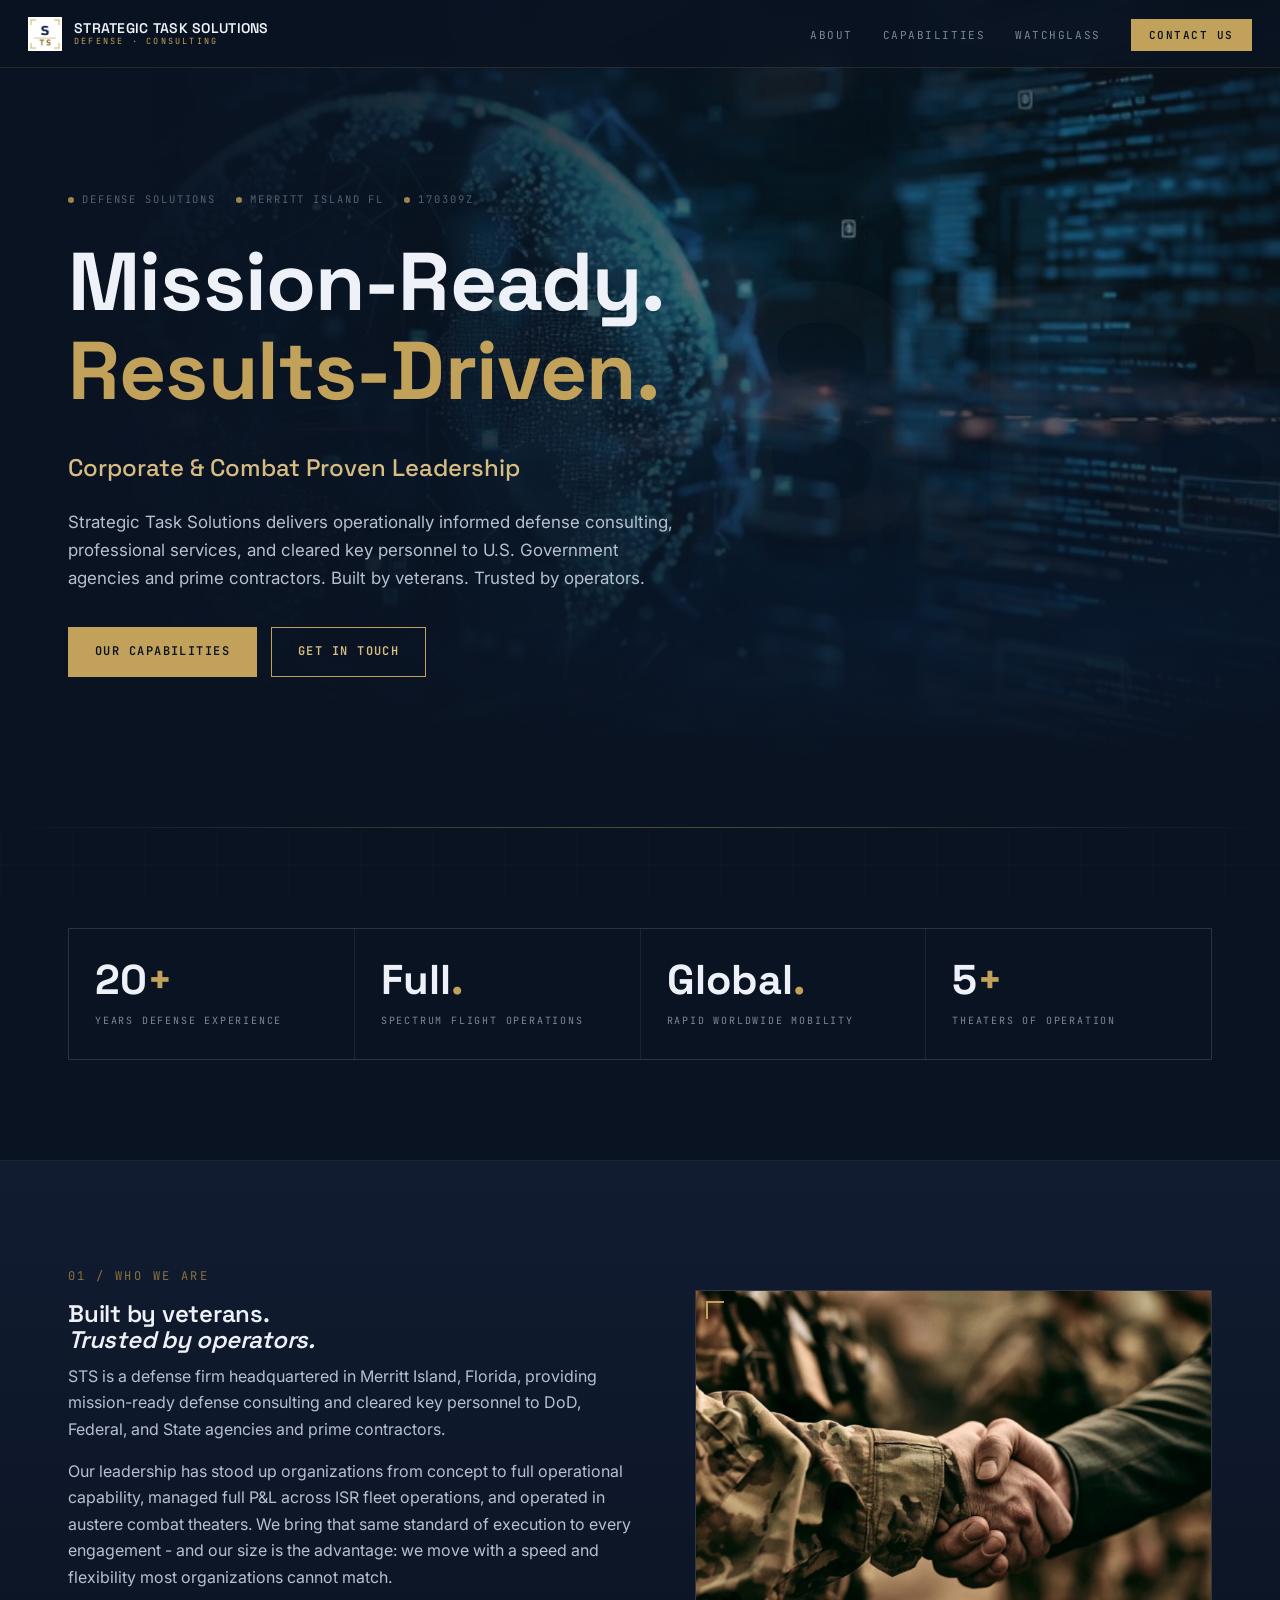
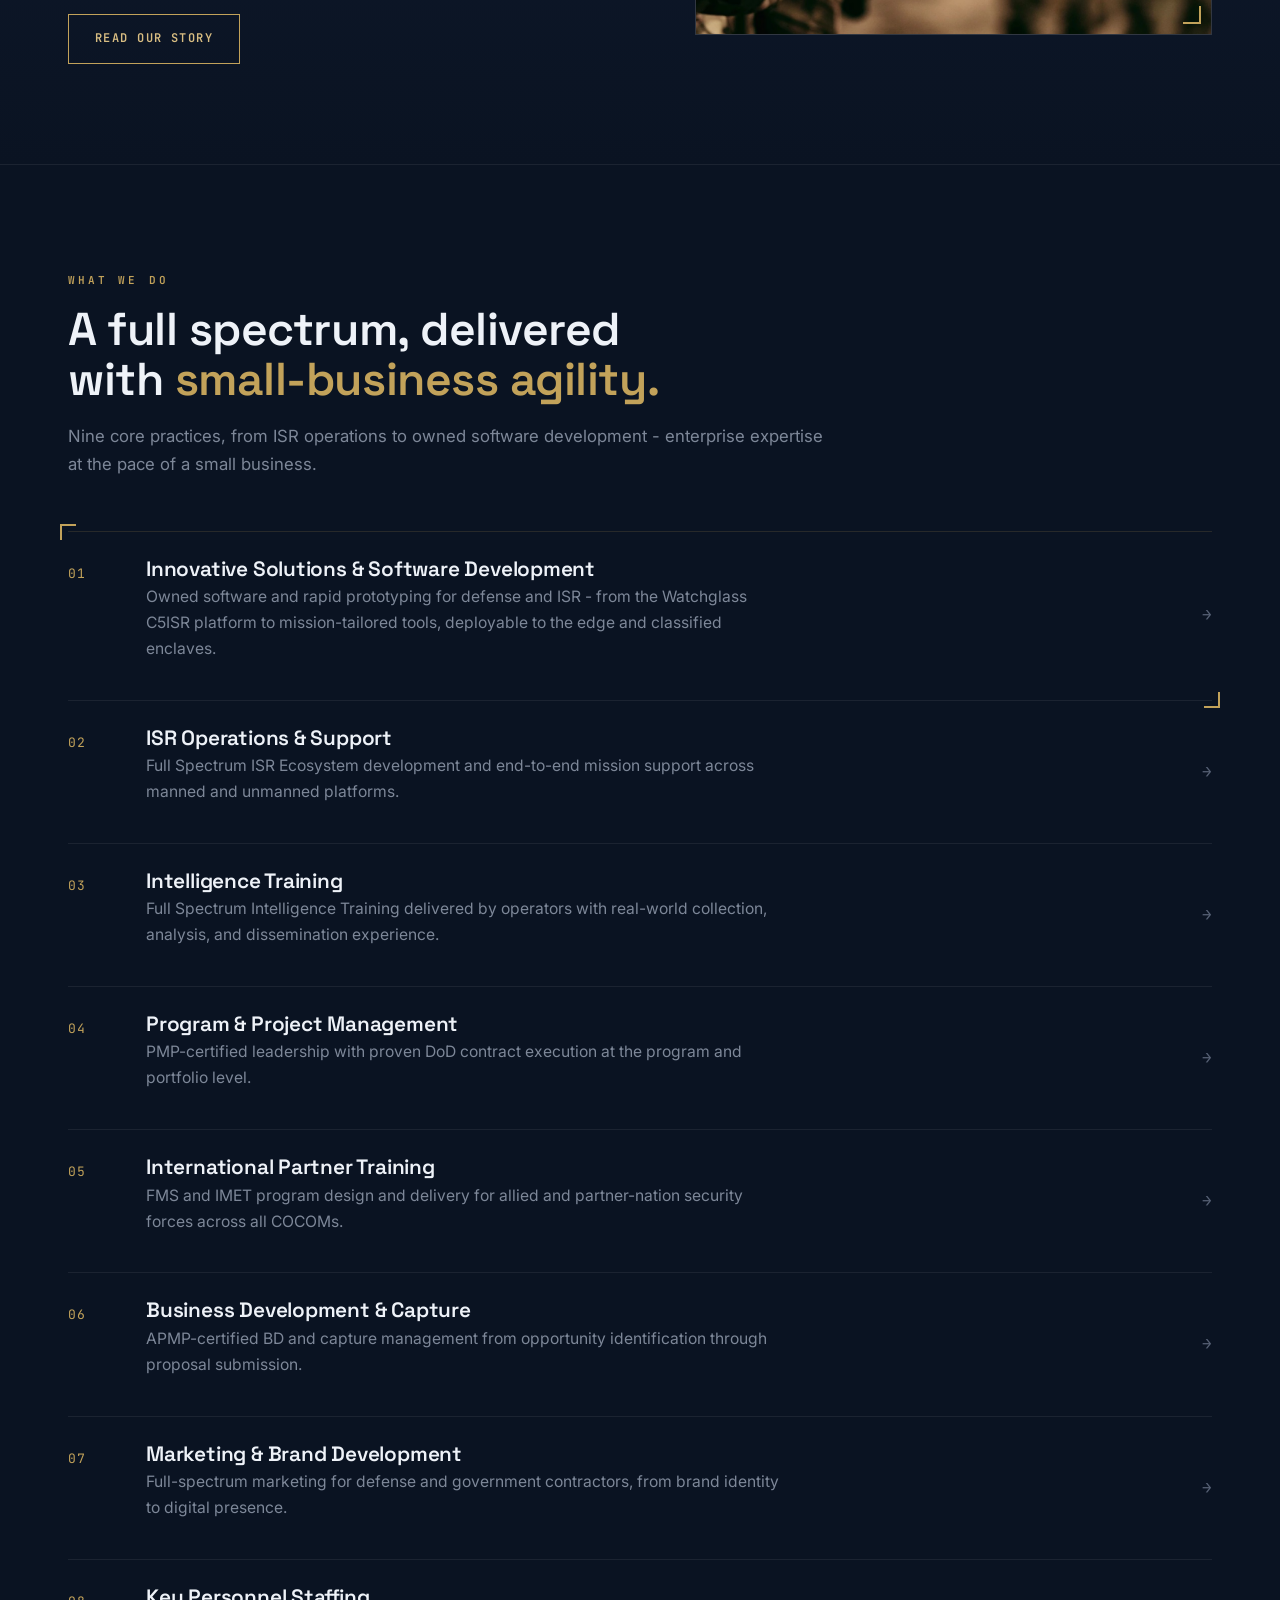
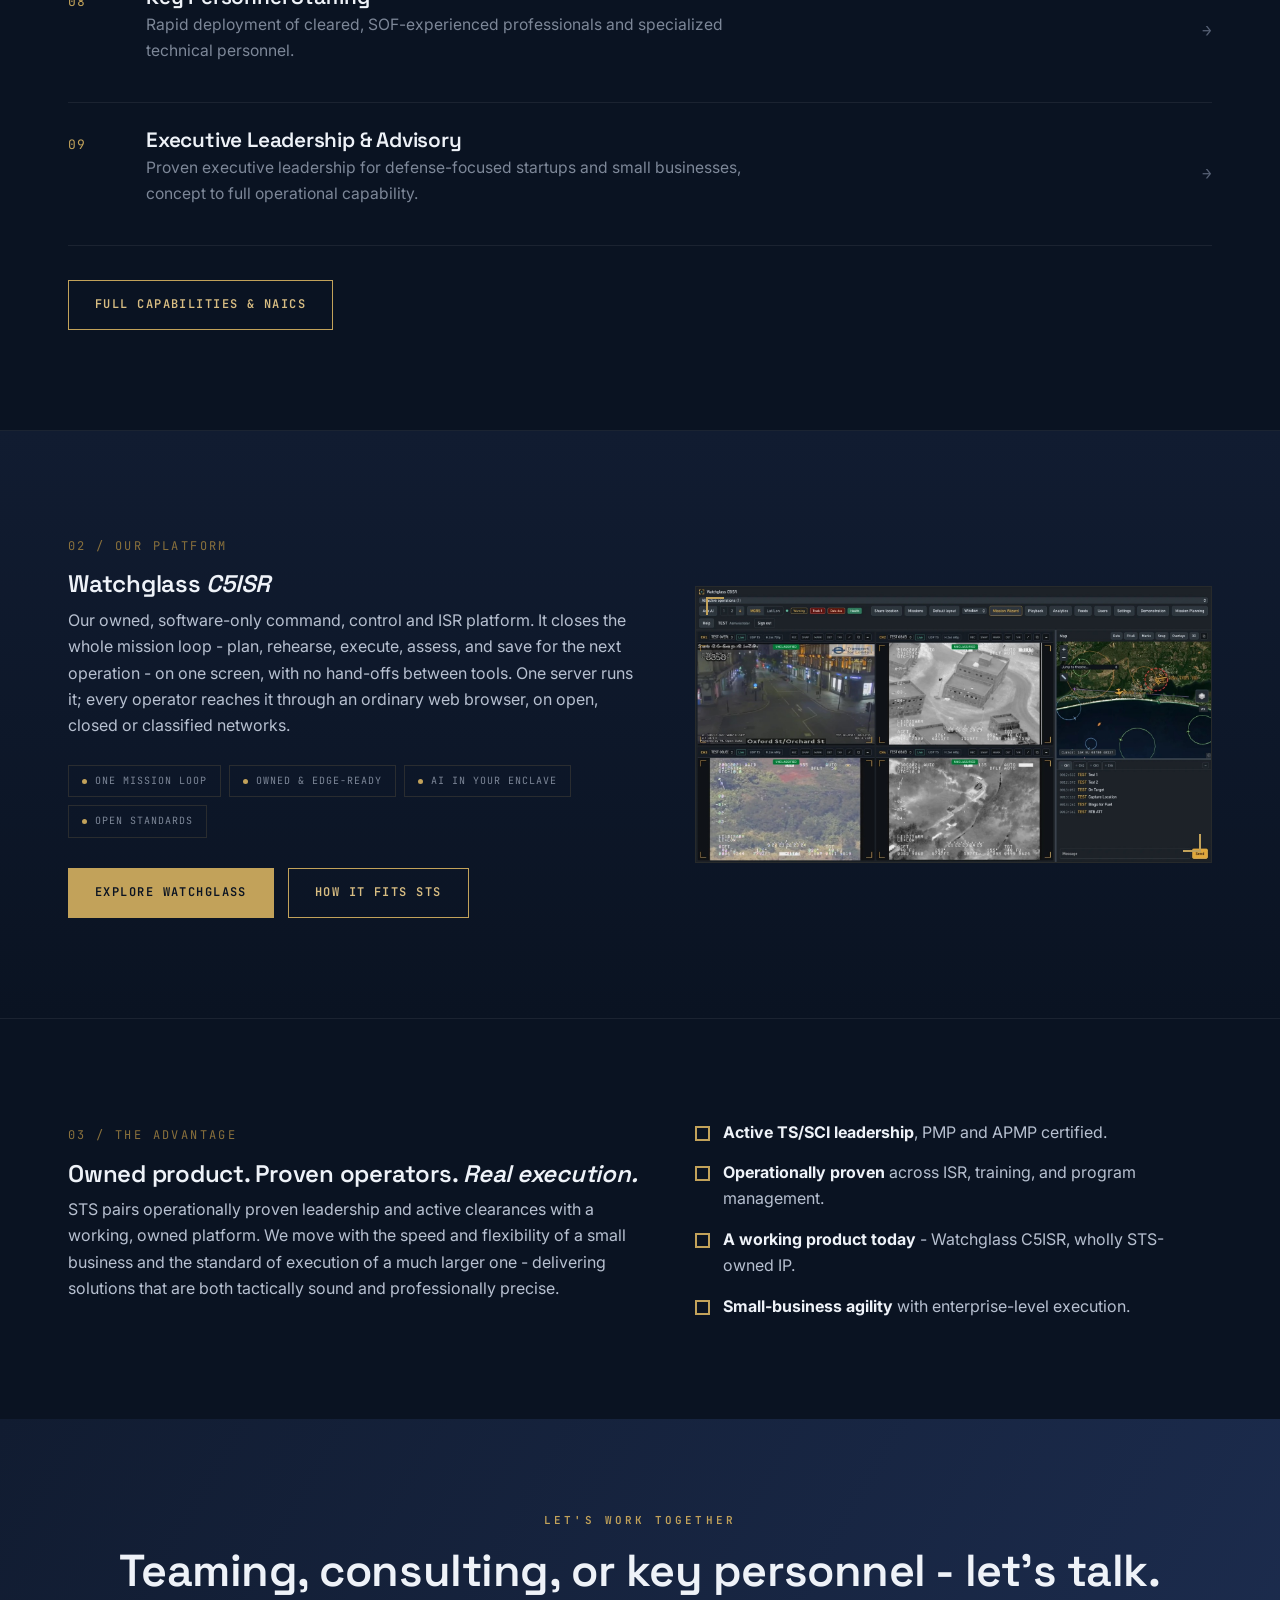
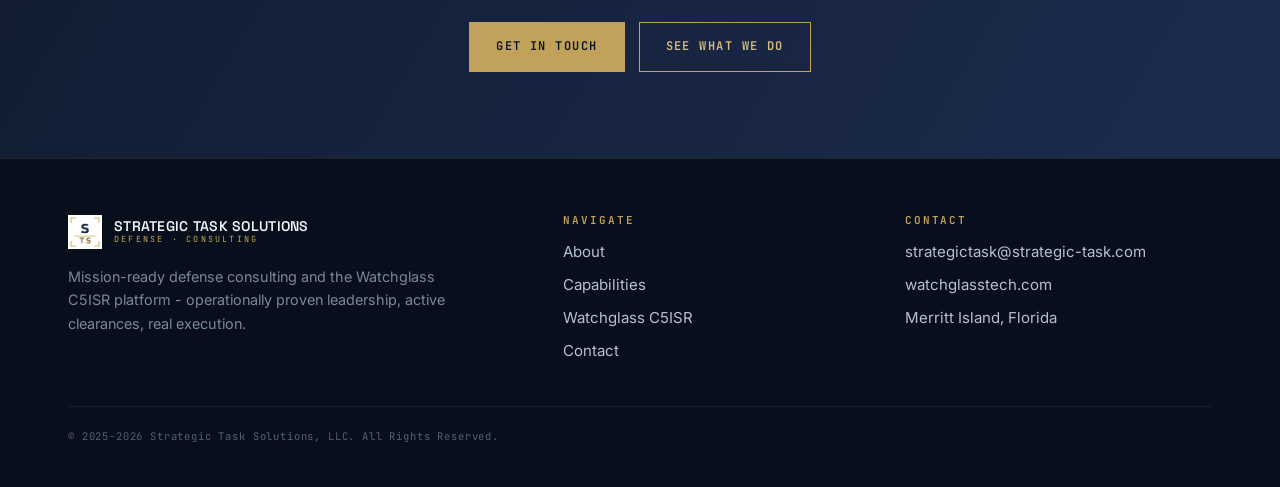
<file: index.html>
<!DOCTYPE html>
<!-- Copyright (c) 2025-2026 Strategic Task Solutions, LLC. All rights reserved. -->
<html lang="en">
<head>
<meta charset="UTF-8">
<meta name="viewport" content="width=device-width, initial-scale=1.0">
<title>Strategic Task Solutions, LLC | Defense Consulting &amp; ISR</title>
<meta name="description" content="Strategic Task Solutions, LLC delivers operationally informed defense consulting, ISR support, intelligence training, and cleared key personnel - and Watchglass C5ISR, our owned command, control and ISR platform.">
<link rel="preconnect" href="https://fonts.googleapis.com">
<link rel="preconnect" href="https://fonts.gstatic.com" crossorigin>
<link href="https://fonts.googleapis.com/css2?family=Space+Grotesk:wght@400;500;600;700&family=Inter:wght@400;500;600&family=JetBrains+Mono:wght@500;600;700&display=swap" rel="stylesheet">
<link rel="stylesheet" href="css/site.css">
</head>
<body>

<nav class="top">
  <a class="brand" href="index.html" aria-label="Strategic Task Solutions home">
    <img class="mk" src="STS_Emblem_md_white.png" alt="STS">
    <span class="nm"><b>STRATEGIC TASK SOLUTIONS</b><span>Defense · Consulting</span></span>
  </a>
  <button class="navtoggle" id="navtoggle" aria-label="Menu">MENU</button>
  <ul class="navlinks" id="navlinks">
    <li><a href="about.html">About</a></li>
    <li><a href="capabilities.html">Capabilities</a></li>
    <li><a href="watchglass.html">Watchglass</a></li>
    <li><a href="contact.html" class="cta">Contact Us</a></li>
  </ul>
</nav>

<main>

<!-- ── HERO ─────────────────────────────────────────── -->
<section class="hero">
  <div class="hero-bg" aria-hidden="true">
    <video class="hero-video" autoplay muted loop playsinline poster="assets/login-globe.jpg">
      <source src="assets/login-globe.mp4" type="video/mp4">
    </video>
  </div>
  <div class="hero-ghost" aria-hidden="true">STS</div>
  <div class="wrap">
    <div class="hero-readout mono">
      <span>DEFENSE SOLUTIONS</span>
      <span>MERRITT ISLAND FL</span>
      <span id="zulu">0000Z</span>
    </div>
    <h1>Mission-Ready.<br><em>Results-Driven.</em></h1>
    <p class="sub">Corporate &amp; Combat Proven Leadership</p>
    <p class="lede">Strategic Task Solutions delivers operationally informed defense consulting, professional services, and cleared key personnel to U.S. Government agencies and prime contractors. Built by veterans. Trusted by operators.</p>
    <div class="cta">
      <a class="btn" href="capabilities.html">Our Capabilities</a>
      <a class="btn ghost" href="contact.html">Get In Touch</a>
    </div>
  </div>
  <div class="hero-scan" aria-hidden="true"></div>
</section>

<!-- ── DOSSIER STATS ────────────────────────────────── -->
<section class="band">
  <div class="wrap">
    <div class="dossier rv">
      <div class="cell"><div class="big">20<em>+</em></div><div class="lab">Years Defense Experience</div></div>
      <div class="cell"><div class="big">Full<em>.</em></div><div class="lab">Spectrum Flight Operations</div></div>
      <div class="cell"><div class="big">Global<em>.</em></div><div class="lab">Rapid Worldwide Mobility</div></div>
      <div class="cell"><div class="big">5<em>+</em></div><div class="lab">Theaters Of Operation</div></div>
    </div>
  </div>
</section>

<!-- ── WHO WE ARE ───────────────────────────────────── -->
<section class="band alt">
  <div class="wrap">
    <div class="split">
      <div class="rv">
        <span class="idx">01 / WHO WE ARE</span>
        <h2 style="margin-top:14px">Built by veterans.<br><em>Trusted by operators.</em></h2>
        <p>STS is a defense firm headquartered in Merritt Island, Florida, providing mission-ready defense consulting and cleared key personnel to DoD, Federal, and State agencies and prime contractors.</p>
        <p>Our leadership has stood up organizations from concept to full operational capability, managed full P&amp;L across ISR fleet operations, and operated in austere combat theaters. We bring that same standard of execution to every engagement - and our size is the advantage: we move with a speed and flexibility most organizations cannot match.</p>
        <a class="btn ghost" href="about.html" style="margin-top:8px">Read Our Story</a>
      </div>
      <div class="figframe brk rv">
        <img src="assets/sts-veterans.jpg" alt="Two service members shaking hands in the field" loading="lazy">
      </div>
    </div>
  </div>
</section>

<!-- ── CAPABILITY LEDGER ────────────────────────────── -->
<section class="band">
  <div class="wrap">
    <div class="sec-head rv">
      <span class="kicker">What We Do</span>
      <h2>A full spectrum, delivered with <em>small-business agility.</em></h2>
      <p>Nine core practices, from ISR operations to owned software development - enterprise expertise at the pace of a small business.</p>
    </div>
    <div class="ledger rv">
      <div class="row brk"><div class="no">01</div><div><h3>Innovative Solutions &amp; Software Development</h3><div class="desc">Owned software and rapid prototyping for defense and ISR - from the Watchglass C5ISR platform to mission-tailored tools, deployable to the edge and classified enclaves.</div><div class="tags"><span class="tag">Custom Software</span><span class="tag">Rapid Prototyping</span><span class="tag">C5ISR Platforms</span><span class="tag">Edge / Air-Gapped</span><span class="tag">AI Integration</span><span class="tag">Open Standards / No Lock-In</span></div></div><div class="arrow">&rarr;</div></div>
      <div class="row"><div class="no">02</div><div><h3>ISR Operations &amp; Support</h3><div class="desc">Full Spectrum ISR Ecosystem development and end-to-end mission support across manned and unmanned platforms.</div><div class="tags"><span class="tag">FMV Operations</span><span class="tag">Mission Planning</span><span class="tag">Sensor Integration</span><span class="tag">8210.1D Compliance</span></div></div><div class="arrow">&rarr;</div></div>
      <div class="row"><div class="no">03</div><div><h3>Intelligence Training</h3><div class="desc">Full Spectrum Intelligence Training delivered by operators with real-world collection, analysis, and dissemination experience.</div><div class="tags"><span class="tag">All-Source</span><span class="tag">GEOINT</span><span class="tag">FMV / PED</span><span class="tag">Curriculum Design</span></div></div><div class="arrow">&rarr;</div></div>
      <div class="row"><div class="no">04</div><div><h3>Program &amp; Project Management</h3><div class="desc">PMP-certified leadership with proven DoD contract execution at the program and portfolio level.</div><div class="tags"><span class="tag">DoD PM</span><span class="tag">EVMS</span><span class="tag">APMP Capture</span><span class="tag">Subcontracts</span></div></div><div class="arrow">&rarr;</div></div>
      <div class="row"><div class="no">05</div><div><h3>International Partner Training</h3><div class="desc">FMS and IMET program design and delivery for allied and partner-nation security forces across all COCOMs.</div><div class="tags"><span class="tag">Building Partner Capacity</span><span class="tag">FMS</span><span class="tag">Skills Transfer</span></div></div><div class="arrow">&rarr;</div></div>
      <div class="row"><div class="no">06</div><div><h3>Business Development &amp; Capture</h3><div class="desc">APMP-certified BD and capture management from opportunity identification through proposal submission.</div><div class="tags"><span class="tag">Capture Mgmt</span><span class="tag">Pipeline</span><span class="tag">Teaming</span><span class="tag">Win Strategy</span></div></div><div class="arrow">&rarr;</div></div>
      <div class="row"><div class="no">07</div><div><h3>Marketing &amp; Brand Development</h3><div class="desc">Full-spectrum marketing for defense and government contractors, from brand identity to digital presence.</div><div class="tags"><span class="tag">Brand Programs</span><span class="tag">Digital</span><span class="tag">Capability Collateral</span></div></div><div class="arrow">&rarr;</div></div>
      <div class="row"><div class="no">08</div><div><h3>Key Personnel Staffing</h3><div class="desc">Rapid deployment of cleared, SOF-experienced professionals and specialized technical personnel.</div><div class="tags"><span class="tag">TS/SCI</span><span class="tag">SOF Cadre</span><span class="tag">FSRs for OEMs</span></div></div><div class="arrow">&rarr;</div></div>
      <div class="row"><div class="no">09</div><div><h3>Executive Leadership &amp; Advisory</h3><div class="desc">Proven executive leadership for defense-focused startups and small businesses, concept to full operational capability.</div><div class="tags"><span class="tag">Org Scaling</span><span class="tag">Mentoring</span><span class="tag">P&amp;L Oversight</span></div></div><div class="arrow">&rarr;</div></div>
    </div>
    <div style="margin-top:34px" class="rv"><a class="btn ghost" href="capabilities.html">Full Capabilities &amp; NAICS</a></div>
  </div>
</section>

<!-- ── WATCHGLASS PRODUCT TEASER ────────────────────── -->
<section class="band alt wg">
  <div class="wrap">
    <div class="split flip">
      <div class="figframe brk rv contain">
        <img src="assets/wg-cop.jpg" alt="Watchglass C5ISR common operational picture" loading="lazy">
      </div>
      <div class="rv">
        <span class="idx">02 / OUR PLATFORM</span>
        <h2 style="margin-top:14px">Watchglass <em>C5ISR</em></h2>
        <p>Our owned, software-only command, control and ISR platform. It closes the whole mission loop - plan, rehearse, execute, assess, and save for the next operation - on one screen, with no hand-offs between tools. One server runs it; every operator reaches it through an ordinary web browser, on open, closed or classified networks.</p>
        <div class="chips">
          <span class="chip">One Mission Loop</span>
          <span class="chip">Owned &amp; Edge-Ready</span>
          <span class="chip">AI In Your Enclave</span>
          <span class="chip">Open Standards</span>
        </div>
        <div class="cta" style="display:flex;gap:14px;flex-wrap:wrap">
          <a class="btn" href="https://watchglasstech.com" target="_blank" rel="noopener">Explore Watchglass</a>
          <a class="btn ghost" href="watchglass.html">How It Fits STS</a>
        </div>
      </div>
    </div>
  </div>
</section>

<!-- ── THE ADVANTAGE ────────────────────────────────── -->
<section class="band">
  <div class="wrap">
    <div class="split">
      <div class="rv">
        <span class="idx">03 / THE ADVANTAGE</span>
        <h2 style="margin-top:14px">Owned product. Proven operators. <em>Real execution.</em></h2>
        <p>STS pairs operationally proven leadership and active clearances with a working, owned platform. We move with the speed and flexibility of a small business and the standard of execution of a much larger one - delivering solutions that are both tactically sound and professionally precise.</p>
      </div>
      <ul class="ticks rv">
        <li><strong>Active TS/SCI leadership</strong>, PMP and APMP certified.</li>
        <li><strong>Operationally proven</strong> across ISR, training, and program management.</li>
        <li><strong>A working product today</strong> - Watchglass C5ISR, wholly STS-owned IP.</li>
        <li><strong>Small-business agility</strong> with enterprise-level execution.</li>
      </ul>
    </div>
  </div>
</section>

<!-- ── CTA BAND ─────────────────────────────────────── -->
<section class="cta-band">
  <div class="wrap rv">
    <span class="kicker">Let's Work Together</span>
    <h2 style="margin-top:16px">Teaming, consulting, or key personnel - let's talk.</h2>
    <div class="cta">
      <a class="btn" href="contact.html">Get In Touch</a>
      <a class="btn ghost" href="capabilities.html">See What We Do</a>
    </div>
  </div>
</section>

</main>

<footer class="site">
  <div class="wrap">
    <div class="cols">
      <div>
        <div class="brand" style="margin-bottom:16px">
          <img class="mk" src="STS_Emblem_md_white.png" alt="STS">
          <span class="nm"><b>STRATEGIC TASK SOLUTIONS</b><span>Defense · Consulting</span></span>
        </div>
        <p class="own">Mission-ready defense consulting and the Watchglass C5ISR platform - operationally proven leadership, active clearances, real execution.</p>
      </div>
      <div>
        <h4>Navigate</h4>
        <a href="about.html">About</a>
        <a href="capabilities.html">Capabilities</a>
        <a href="watchglass.html">Watchglass C5ISR</a>
        <a href="contact.html">Contact</a>
      </div>
      <div>
        <h4>Contact</h4>
        <a href="mailto:strategictask@strategic-task.com">strategictask@strategic-task.com</a>
        <a href="https://watchglasstech.com" target="_blank" rel="noopener">watchglasstech.com</a>
        <a href="#">Merritt Island, Florida</a>
      </div>
    </div>
    <div class="legal">
      &copy; 2025-2026 Strategic Task Solutions, LLC. All Rights Reserved.
    </div>
  </div>
</footer>

<script src="js/site.js" defer></script>
</body>
</html>
</file>
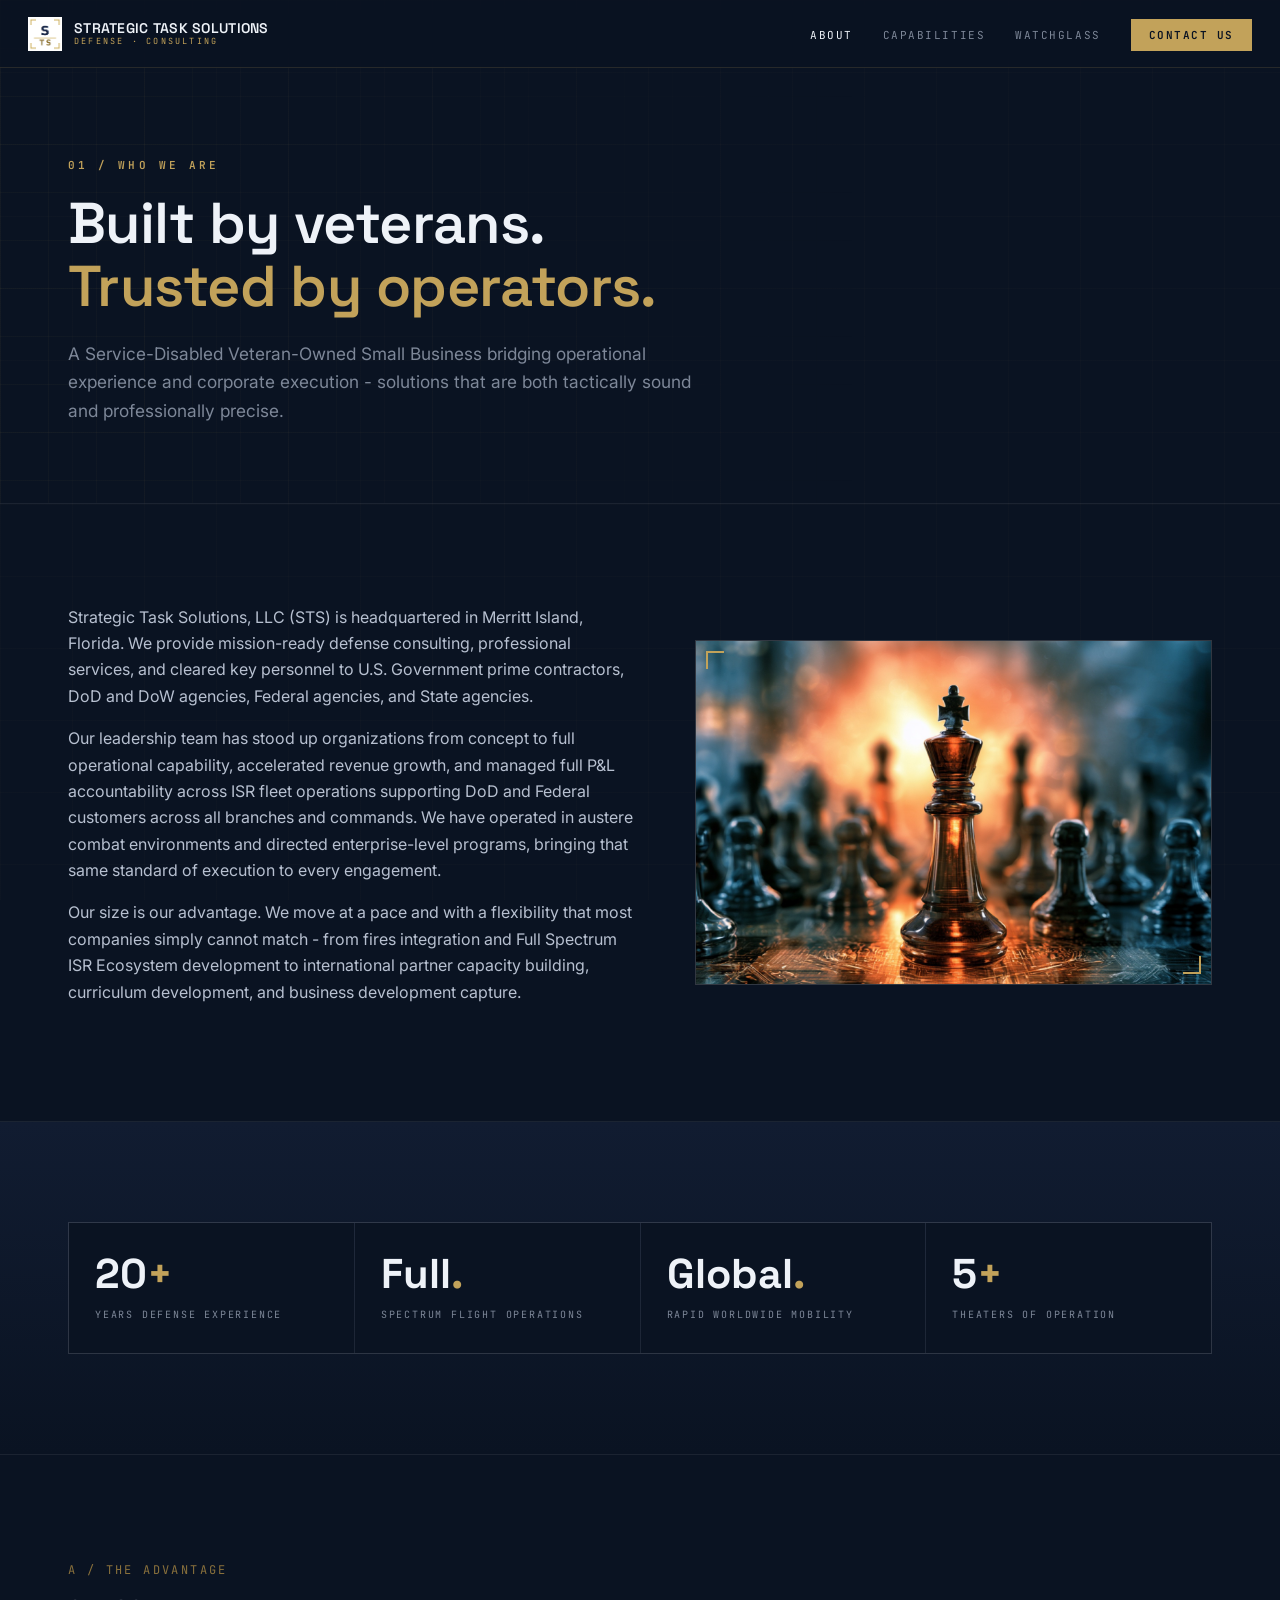
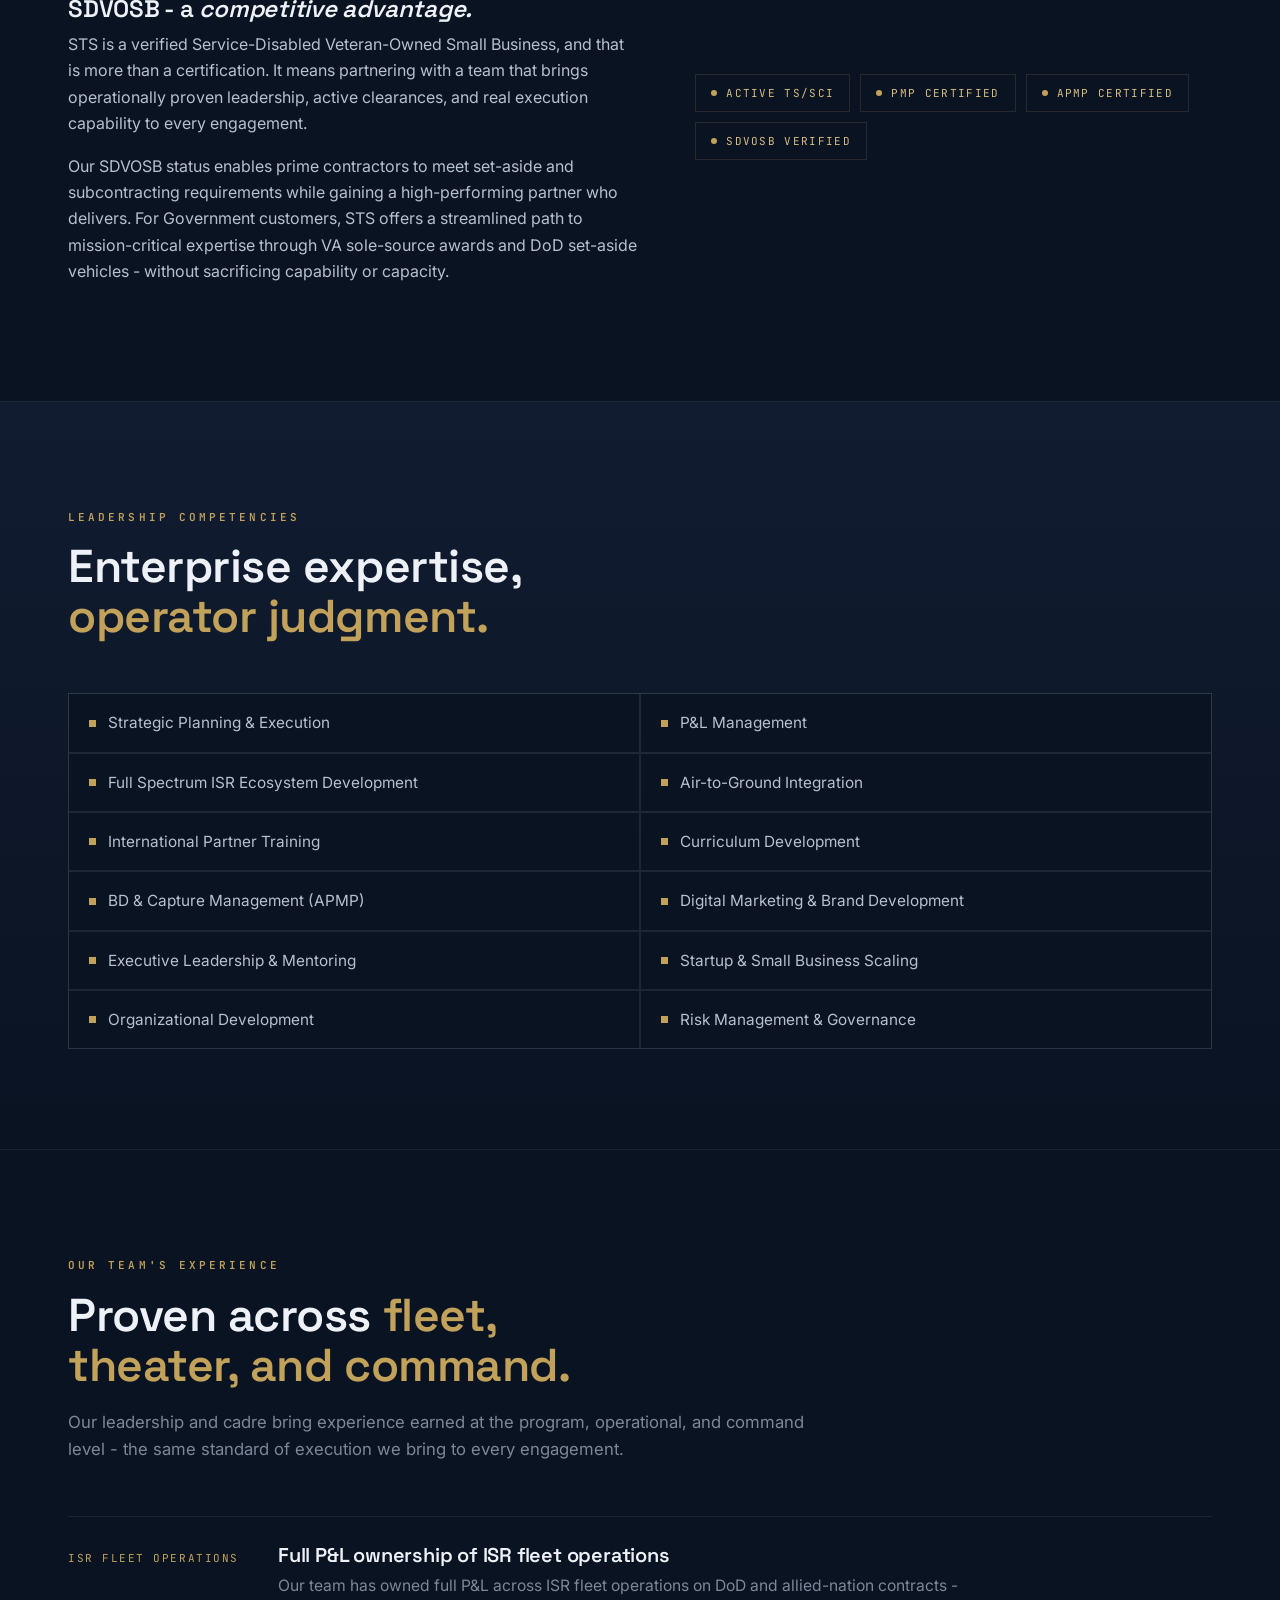
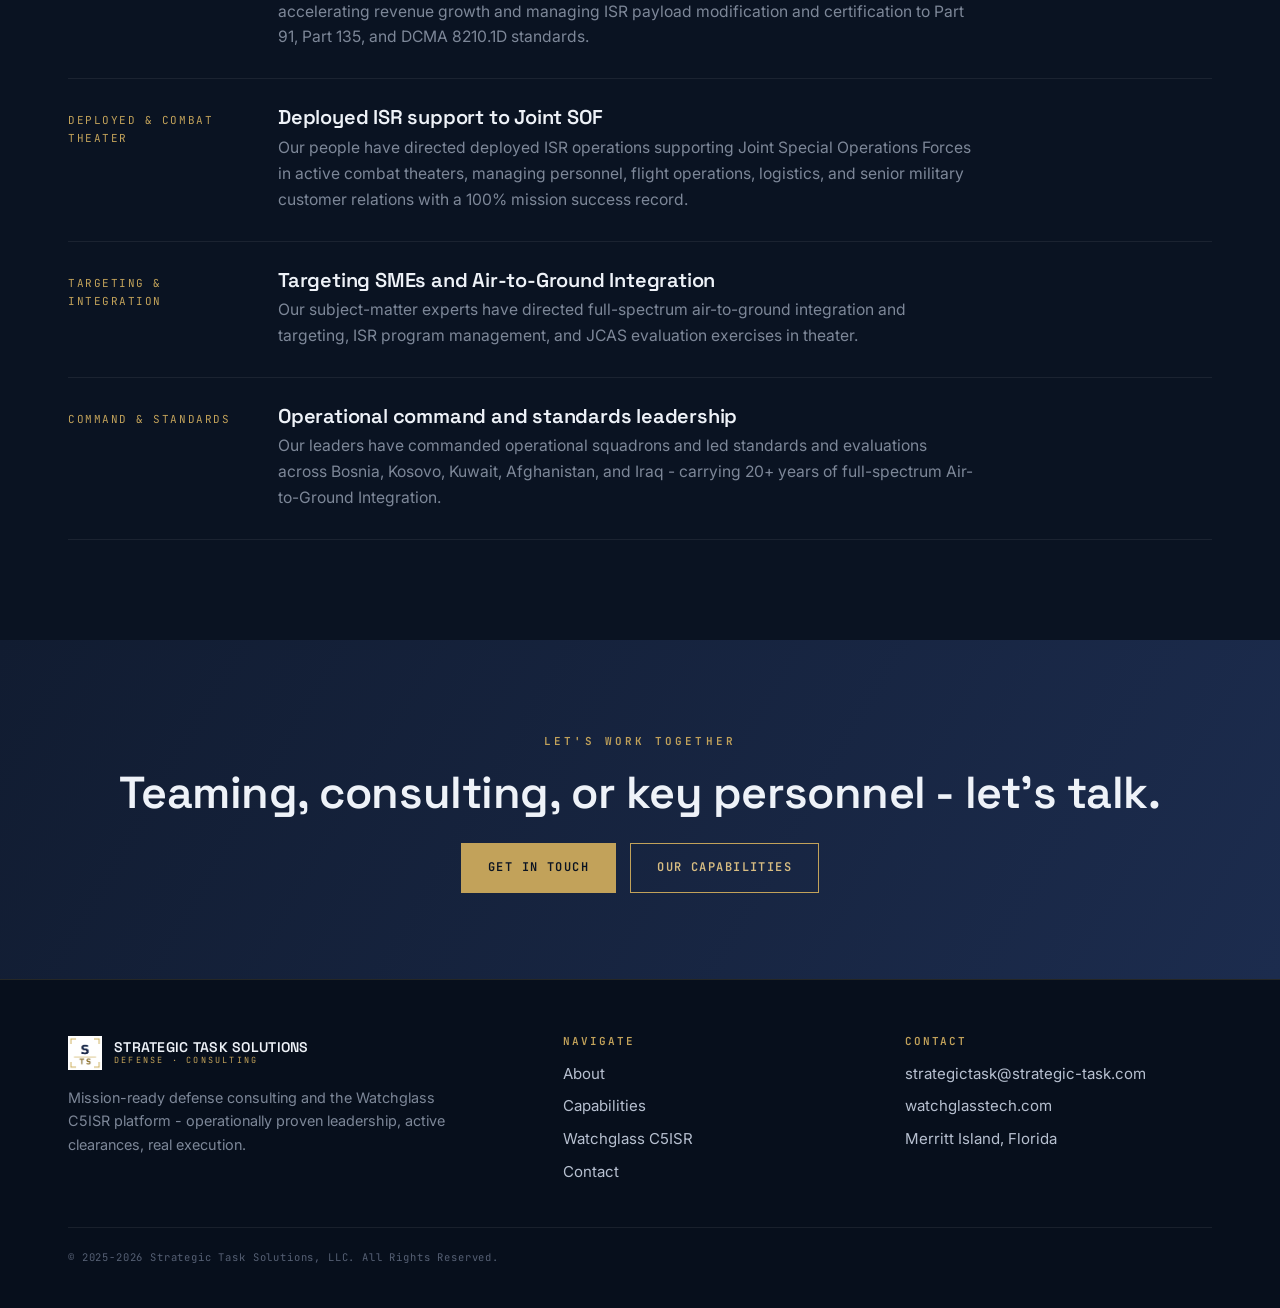
<file: about.html>
<!DOCTYPE html>
<!-- Copyright (c) 2025-2026 Strategic Task Solutions, LLC. All rights reserved. -->
<html lang="en">
<head>
<meta charset="UTF-8">
<meta name="viewport" content="width=device-width, initial-scale=1.0">
<title>About | Strategic Task Solutions, LLC</title>
<meta name="description" content="Strategic Task Solutions, LLC is a Service-Disabled Veteran-Owned Small Business in Merritt Island, Florida - operationally proven leadership, active clearances, and real execution for DoD, Federal, and prime-contractor customers.">
<link rel="preconnect" href="https://fonts.googleapis.com">
<link rel="preconnect" href="https://fonts.gstatic.com" crossorigin>
<link href="https://fonts.googleapis.com/css2?family=Space+Grotesk:wght@400;500;600;700&family=Inter:wght@400;500;600&family=JetBrains+Mono:wght@500;600;700&display=swap" rel="stylesheet">
<link rel="stylesheet" href="css/site.css">
</head>
<body>

<nav class="top">
  <a class="brand" href="index.html" aria-label="Strategic Task Solutions home">
    <img class="mk" src="STS_Emblem_md_white.png" alt="STS">
    <span class="nm"><b>STRATEGIC TASK SOLUTIONS</b><span>Defense · Consulting</span></span>
  </a>
  <button class="navtoggle" id="navtoggle" aria-label="Menu">MENU</button>
  <ul class="navlinks" id="navlinks">
    <li><a href="about.html" class="active">About</a></li>
    <li><a href="capabilities.html">Capabilities</a></li>
    <li><a href="watchglass.html">Watchglass</a></li>
    <li><a href="contact.html" class="cta">Contact Us</a></li>
  </ul>
</nav>

<main>

<section class="phero">
  <div class="wrap">
    <span class="kicker">01 / Who We Are</span>
    <h1 style="margin-top:16px">Built by veterans.<br><em>Trusted by operators.</em></h1>
    <p class="lede">A Service-Disabled Veteran-Owned Small Business bridging operational experience and corporate execution - solutions that are both tactically sound and professionally precise.</p>
  </div>
</section>

<section class="band">
  <div class="wrap">
    <div class="split">
      <div class="prose rv">
        <p>Strategic Task Solutions, LLC (STS) is headquartered in Merritt Island, Florida. We provide mission-ready defense consulting, professional services, and cleared key personnel to U.S. Government prime contractors, DoD and DoW agencies, Federal agencies, and State agencies.</p>
        <p>Our leadership team has stood up organizations from concept to full operational capability, accelerated revenue growth, and managed full P&amp;L accountability across ISR fleet operations supporting DoD and Federal customers across all branches and commands. We have operated in austere combat environments and directed enterprise-level programs, bringing that same standard of execution to every engagement.</p>
        <p>Our size is our advantage. We move at a pace and with a flexibility that most companies simply cannot match - from fires integration and Full Spectrum ISR Ecosystem development to international partner capacity building, curriculum development, and business development capture.</p>
      </div>
      <div class="figframe brk rv"><img src="assets/about-leadership.jpg" alt="A lit chess king standing among the pieces - strategy and leadership" loading="lazy"></div>
    </div>
  </div>
</section>

<section class="band alt">
  <div class="wrap">
    <div class="dossier rv">
      <div class="cell"><div class="big">20<em>+</em></div><div class="lab">Years Defense Experience</div></div>
      <div class="cell"><div class="big">Full<em>.</em></div><div class="lab">Spectrum Flight Operations</div></div>
      <div class="cell"><div class="big">Global<em>.</em></div><div class="lab">Rapid Worldwide Mobility</div></div>
      <div class="cell"><div class="big">5<em>+</em></div><div class="lab">Theaters Of Operation</div></div>
    </div>
  </div>
</section>

<section class="band">
  <div class="wrap">
    <div class="split">
      <div class="rv">
        <span class="idx">A / THE ADVANTAGE</span>
        <h2 style="margin-top:14px">SDVOSB - a <em>competitive advantage.</em></h2>
        <p>STS is a verified Service-Disabled Veteran-Owned Small Business, and that is more than a certification. It means partnering with a team that brings operationally proven leadership, active clearances, and real execution capability to every engagement.</p>
        <p>Our SDVOSB status enables prime contractors to meet set-aside and subcontracting requirements while gaining a high-performing partner who delivers. For Government customers, STS offers a streamlined path to mission-critical expertise through VA sole-source awards and DoD set-aside vehicles - without sacrificing capability or capacity.</p>
      </div>
      <div class="rv">
        <div class="certs" style="margin-bottom:22px">
          <span class="cert">Active TS/SCI</span>
          <span class="cert">PMP Certified</span>
          <span class="cert">APMP Certified</span>
          <span class="cert">SDVOSB Verified</span>
        </div>
      </div>
    </div>
  </div>
</section>

<section class="band alt">
  <div class="wrap">
    <div class="sec-head rv">
      <span class="kicker">Leadership Competencies</span>
      <h2>Enterprise expertise, <em>operator judgment.</em></h2>
    </div>
    <ul class="complist rv">
      <li>Strategic Planning &amp; Execution</li>
      <li>P&amp;L Management</li>
      <li>Full Spectrum ISR Ecosystem Development</li>
      <li>Air-to-Ground Integration</li>
      <li>International Partner Training</li>
      <li>Curriculum Development</li>
      <li>BD &amp; Capture Management (APMP)</li>
      <li>Digital Marketing &amp; Brand Development</li>
      <li>Executive Leadership &amp; Mentoring</li>
      <li>Startup &amp; Small Business Scaling</li>
      <li>Organizational Development</li>
      <li>Risk Management &amp; Governance</li>
    </ul>
  </div>
</section>

<section class="band">
  <div class="wrap">
    <div class="sec-head rv">
      <span class="kicker">Our Team's Experience</span>
      <h2>Proven across <em>fleet, theater, and command.</em></h2>
      <p>Our leadership and cadre bring experience earned at the program, operational, and command level - the same standard of execution we bring to every engagement.</p>
    </div>
    <div class="log rv">
      <div class="item"><div class="role">ISR Fleet Operations</div><div><h3>Full P&amp;L ownership of ISR fleet operations</h3><p>Our team has owned full P&amp;L across ISR fleet operations on DoD and allied-nation contracts - accelerating revenue growth and managing ISR payload modification and certification to Part 91, Part 135, and DCMA 8210.1D standards.</p></div></div>
      <div class="item"><div class="role">Deployed &amp; Combat Theater</div><div><h3>Deployed ISR support to Joint SOF</h3><p>Our people have directed deployed ISR operations supporting Joint Special Operations Forces in active combat theaters, managing personnel, flight operations, logistics, and senior military customer relations with a 100% mission success record.</p></div></div>
      <div class="item"><div class="role">Targeting &amp; Integration</div><div><h3>Targeting SMEs and Air-to-Ground Integration</h3><p>Our subject-matter experts have directed full-spectrum air-to-ground integration and targeting, ISR program management, and JCAS evaluation exercises in theater.</p></div></div>
      <div class="item"><div class="role">Command &amp; Standards</div><div><h3>Operational command and standards leadership</h3><p>Our leaders have commanded operational squadrons and led standards and evaluations across Bosnia, Kosovo, Kuwait, Afghanistan, and Iraq - carrying 20+ years of full-spectrum Air-to-Ground Integration.</p></div></div>
    </div>
  </div>
</section>

<section class="cta-band">
  <div class="wrap rv">
    <span class="kicker">Let's Work Together</span>
    <h2 style="margin-top:16px">Teaming, consulting, or key personnel - let's talk.</h2>
    <div class="cta"><a class="btn" href="contact.html">Get In Touch</a><a class="btn ghost" href="capabilities.html">Our Capabilities</a></div>
  </div>
</section>

</main>

<footer class="site">
  <div class="wrap">
    <div class="cols">
      <div>
        <div class="brand" style="margin-bottom:16px"><img class="mk" src="STS_Emblem_md_white.png" alt="STS"><span class="nm"><b>STRATEGIC TASK SOLUTIONS</b><span>Defense · Consulting</span></span></div>
        <p class="own">Mission-ready defense consulting and the Watchglass C5ISR platform - operationally proven leadership, active clearances, real execution.</p>
      </div>
      <div><h4>Navigate</h4><a href="about.html">About</a><a href="capabilities.html">Capabilities</a><a href="watchglass.html">Watchglass C5ISR</a><a href="contact.html">Contact</a></div>
      <div><h4>Contact</h4><a href="mailto:strategictask@strategic-task.com">strategictask@strategic-task.com</a><a href="https://watchglasstech.com" target="_blank" rel="noopener">watchglasstech.com</a><a href="#">Merritt Island, Florida</a></div>
    </div>
    <div class="legal">&copy; 2025-2026 Strategic Task Solutions, LLC. All Rights Reserved.</div>
  </div>
</footer>

<script src="js/site.js" defer></script>
</body>
</html>
</file>
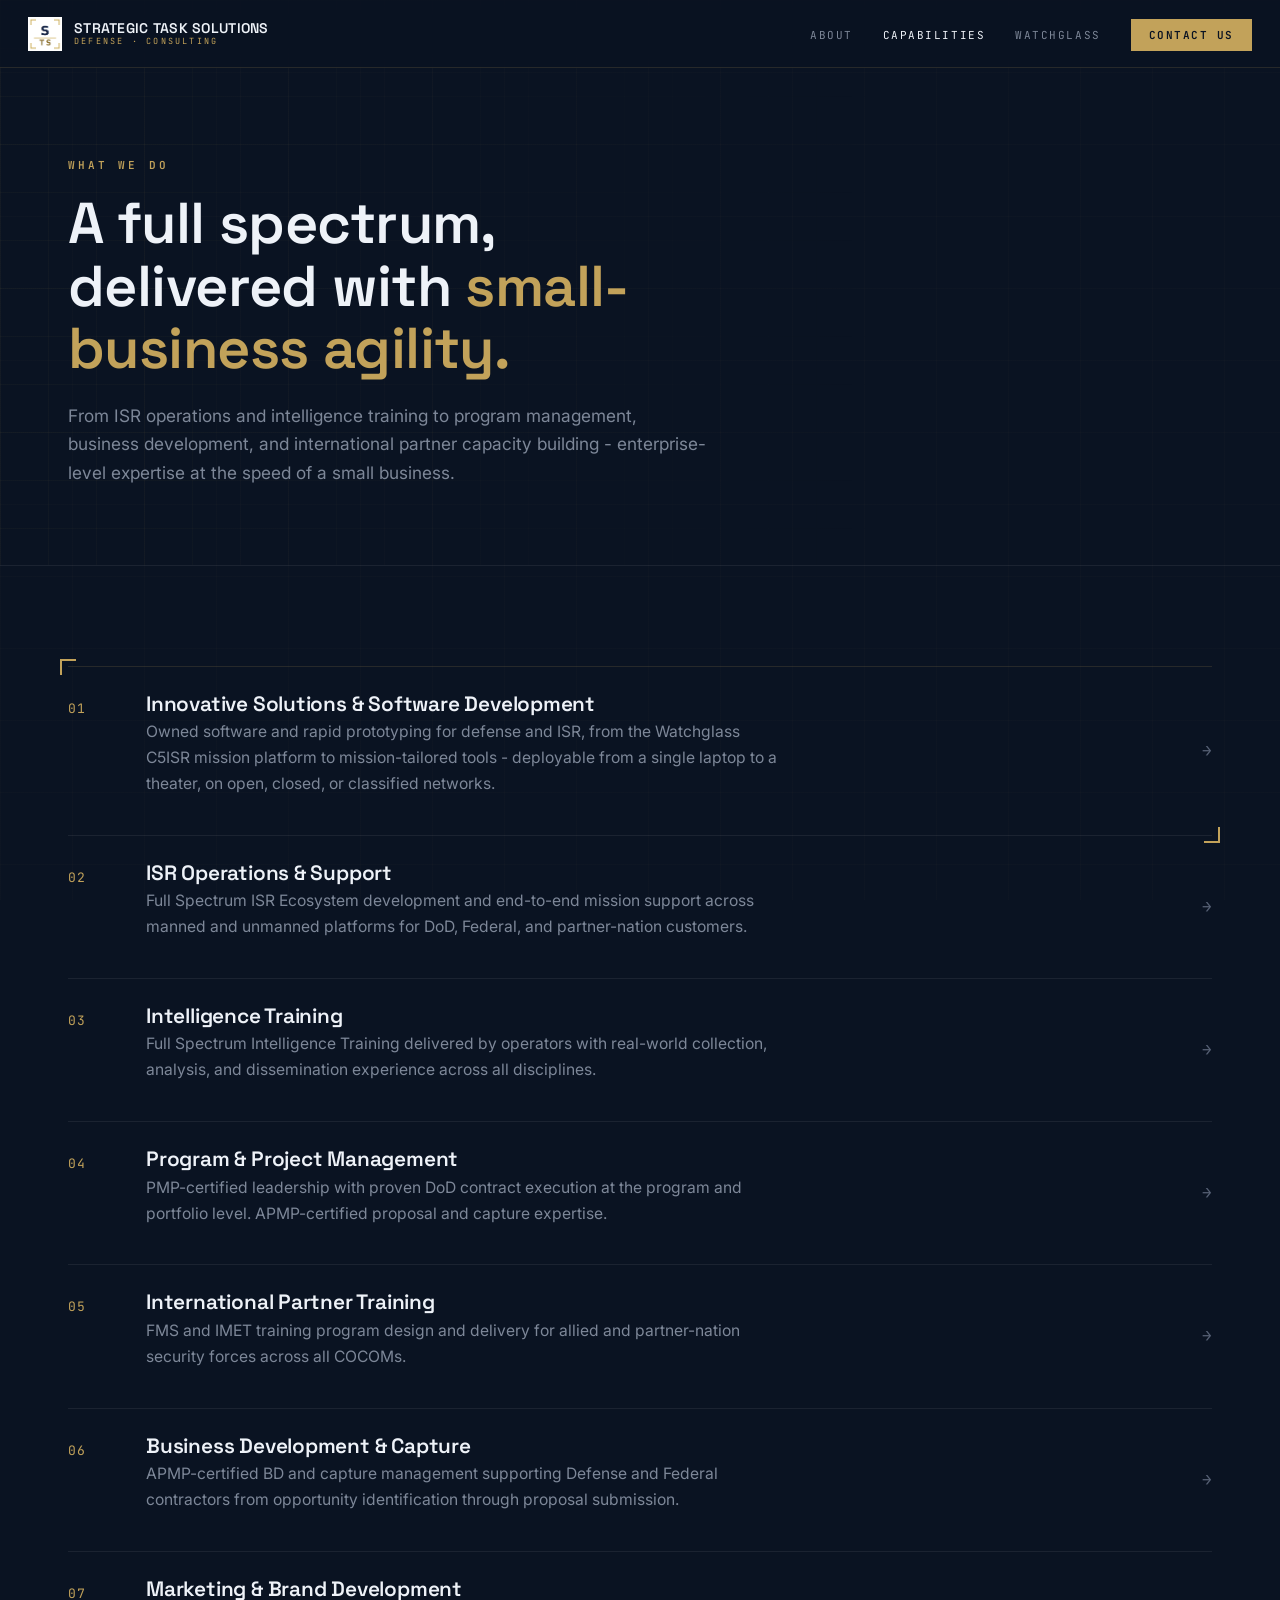
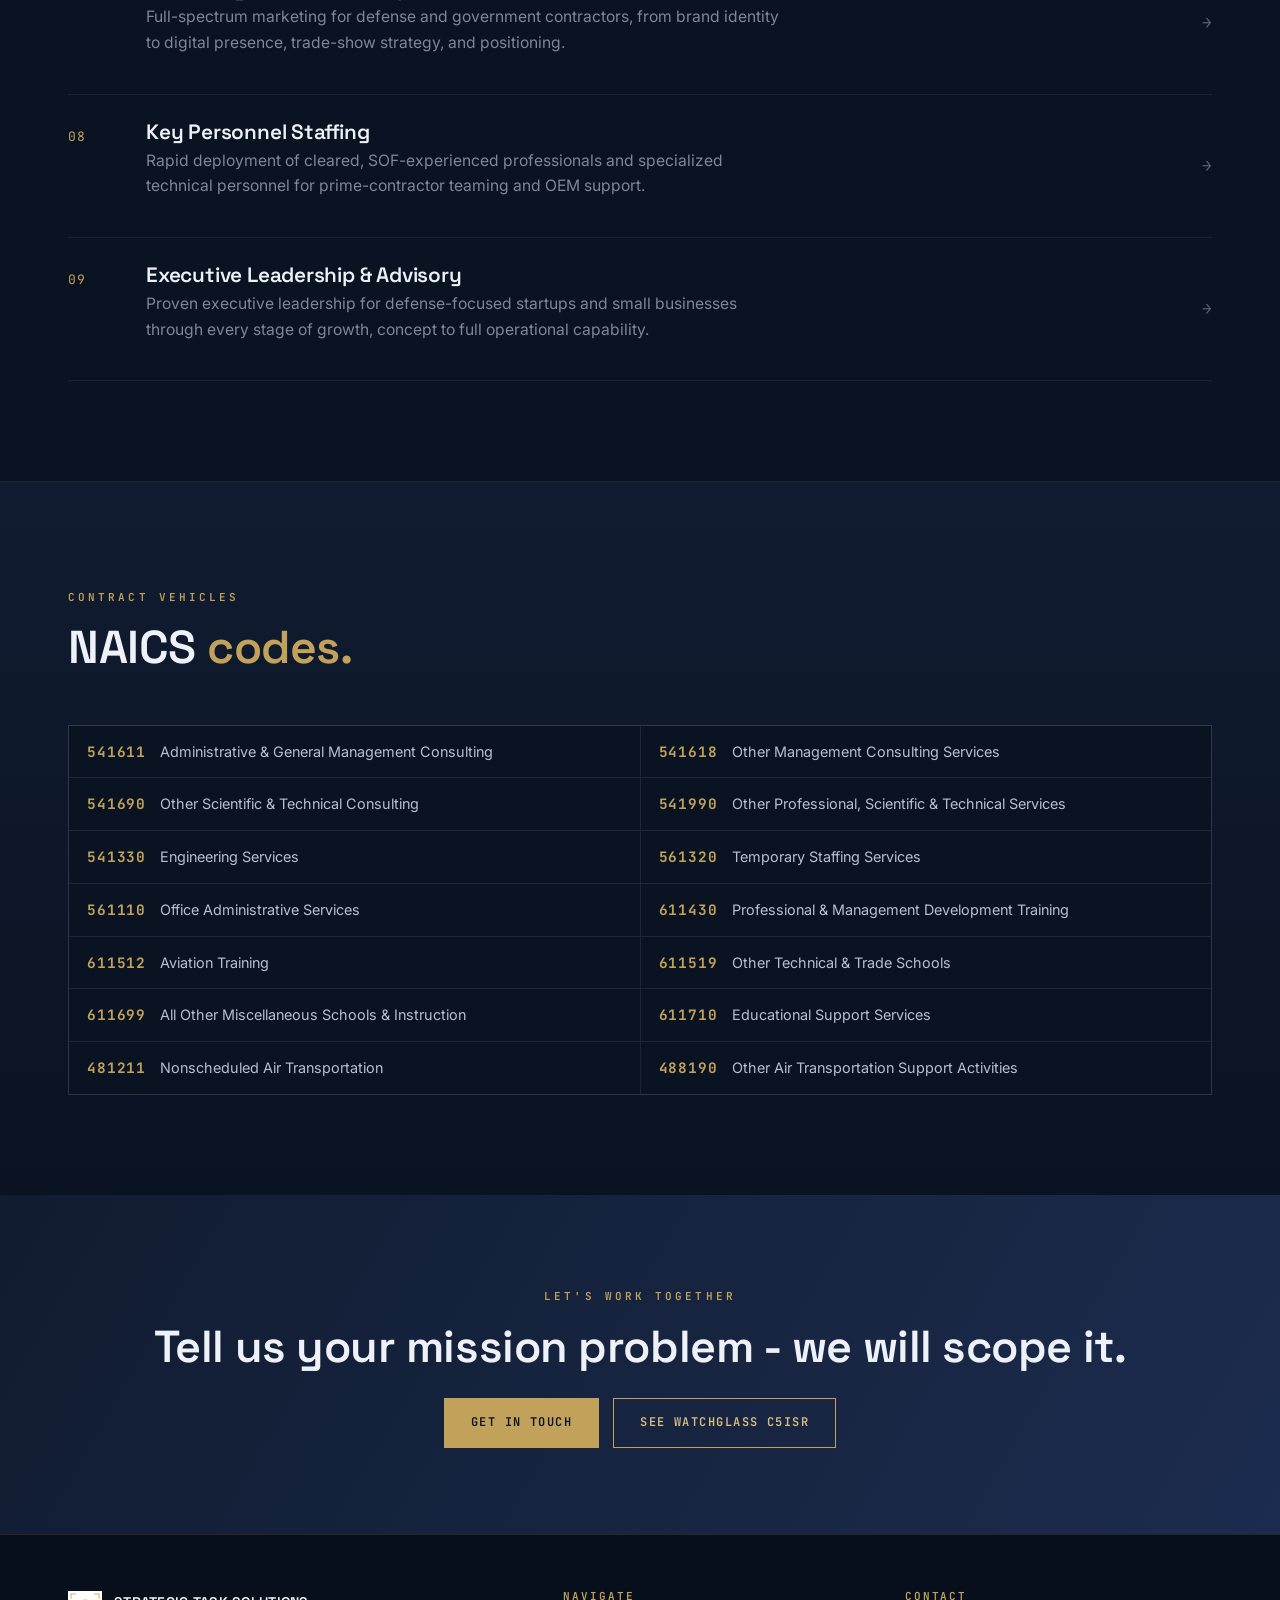
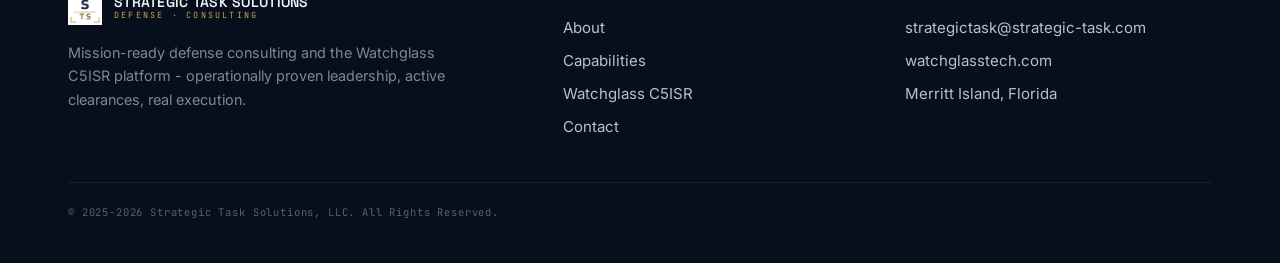
<file: capabilities.html>
<!DOCTYPE html>
<!-- Copyright (c) 2025-2026 Strategic Task Solutions, LLC. All rights reserved. -->
<html lang="en">
<head>
<meta charset="UTF-8">
<meta name="viewport" content="width=device-width, initial-scale=1.0">
<title>Capabilities | Strategic Task Solutions, LLC</title>
<meta name="description" content="Core capabilities of Strategic Task Solutions: ISR operations, intelligence training, program management, international partner training, business development and capture, marketing, key personnel staffing, and executive advisory.">
<link rel="preconnect" href="https://fonts.googleapis.com">
<link rel="preconnect" href="https://fonts.gstatic.com" crossorigin>
<link href="https://fonts.googleapis.com/css2?family=Space+Grotesk:wght@400;500;600;700&family=Inter:wght@400;500;600&family=JetBrains+Mono:wght@500;600;700&display=swap" rel="stylesheet">
<link rel="stylesheet" href="css/site.css">
</head>
<body>

<nav class="top">
  <a class="brand" href="index.html" aria-label="Strategic Task Solutions home">
    <img class="mk" src="STS_Emblem_md_white.png" alt="STS">
    <span class="nm"><b>STRATEGIC TASK SOLUTIONS</b><span>Defense · Consulting</span></span>
  </a>
  <button class="navtoggle" id="navtoggle" aria-label="Menu">MENU</button>
  <ul class="navlinks" id="navlinks">
    <li><a href="about.html">About</a></li>
    <li><a href="capabilities.html" class="active">Capabilities</a></li>
    <li><a href="watchglass.html">Watchglass</a></li>
    <li><a href="contact.html" class="cta">Contact Us</a></li>
  </ul>
</nav>

<main>

<section class="phero">
  <div class="wrap">
    <span class="kicker">What We Do</span>
    <h1 style="margin-top:16px">A full spectrum, delivered with <em>small-business agility.</em></h1>
    <p class="lede">From ISR operations and intelligence training to program management, business development, and international partner capacity building - enterprise-level expertise at the speed of a small business.</p>
  </div>
</section>

<section class="band">
  <div class="wrap">
    <div class="ledger rv">
      <div class="row brk"><div class="no">01</div><div><h3>Innovative Solutions &amp; Software Development</h3><div class="desc">Owned software and rapid prototyping for defense and ISR, from the Watchglass C5ISR mission platform to mission-tailored tools - deployable from a single laptop to a theater, on open, closed, or classified networks.</div><div class="tags"><span class="tag">Custom Software Development</span><span class="tag">Rapid Prototyping</span><span class="tag">C5ISR Platforms</span><span class="tag">Edge / Disconnected / Air-Gapped</span><span class="tag">AI Integration (Bedrock / GovCloud)</span><span class="tag">Open Standards / No Lock-In</span><span class="tag">Wholly STS-Owned IP</span></div></div><div class="arrow">&rarr;</div></div>
      <div class="row"><div class="no">02</div><div><h3>ISR Operations &amp; Support</h3><div class="desc">Full Spectrum ISR Ecosystem development and end-to-end mission support across manned and unmanned platforms for DoD, Federal, and partner-nation customers.</div><div class="tags"><span class="tag">Manned &amp; Unmanned ISR</span><span class="tag">FMV Operations</span><span class="tag">Mission Planning</span><span class="tag">Sensor Integration</span><span class="tag">Part 91/135 &amp; 8210.1D</span><span class="tag">Key Personnel: Pilots, MSOs, AVOs, Analysts, PED</span></div></div><div class="arrow">&rarr;</div></div>
      <div class="row"><div class="no">03</div><div><h3>Intelligence Training</h3><div class="desc">Full Spectrum Intelligence Training delivered by operators with real-world collection, analysis, and dissemination experience across all disciplines.</div><div class="tags"><span class="tag">All-Source</span><span class="tag">GEOINT</span><span class="tag">SIGINT</span><span class="tag">HUMINT</span><span class="tag">OSINT</span><span class="tag">FMV / PED Instruction</span><span class="tag">SOF-Tailored Coursework</span></div></div><div class="arrow">&rarr;</div></div>
      <div class="row"><div class="no">04</div><div><h3>Program &amp; Project Management</h3><div class="desc">PMP-certified leadership with proven DoD contract execution at the program and portfolio level. APMP-certified proposal and capture expertise.</div><div class="tags"><span class="tag">DoD Program Management</span><span class="tag">EVMS / EVM</span><span class="tag">Proposal &amp; Capture (APMP)</span><span class="tag">Subcontract Management</span></div></div><div class="arrow">&rarr;</div></div>
      <div class="row"><div class="no">05</div><div><h3>International Partner Training</h3><div class="desc">FMS and IMET training program design and delivery for allied and partner-nation security forces across all COCOMs.</div><div class="tags"><span class="tag">COCOM Partner Support</span><span class="tag">Building Partner Capacity</span><span class="tag">FMS Program Design</span><span class="tag">Aviation &amp; ISR Skills Transfer</span><span class="tag">Curriculum Localization</span></div></div><div class="arrow">&rarr;</div></div>
      <div class="row"><div class="no">06</div><div><h3>Business Development &amp; Capture</h3><div class="desc">APMP-certified BD and capture management supporting Defense and Federal contractors from opportunity identification through proposal submission.</div><div class="tags"><span class="tag">Capture Management</span><span class="tag">Pipeline Development</span><span class="tag">Teaming &amp; Partnerships</span><span class="tag">Proposal Writing</span><span class="tag">Win Strategy</span></div></div><div class="arrow">&rarr;</div></div>
      <div class="row"><div class="no">07</div><div><h3>Marketing &amp; Brand Development</h3><div class="desc">Full-spectrum marketing for defense and government contractors, from brand identity to digital presence, trade-show strategy, and positioning.</div><div class="tags"><span class="tag">Brand Programs</span><span class="tag">Digital Strategy</span><span class="tag">Social Media</span><span class="tag">Website Development</span><span class="tag">Capability Collateral</span></div></div><div class="arrow">&rarr;</div></div>
      <div class="row"><div class="no">08</div><div><h3>Key Personnel Staffing</h3><div class="desc">Rapid deployment of cleared, SOF-experienced professionals and specialized technical personnel for prime-contractor teaming and OEM support.</div><div class="tags"><span class="tag">TS/SCI Cleared</span><span class="tag">SOF-Experienced Cadre</span><span class="tag">Subject Matter Experts</span><span class="tag">FSRs for OEMs</span><span class="tag">Rapid Global Deployment</span></div></div><div class="arrow">&rarr;</div></div>
      <div class="row"><div class="no">09</div><div><h3>Executive Leadership &amp; Advisory</h3><div class="desc">Proven executive leadership for defense-focused startups and small businesses through every stage of growth, concept to full operational capability.</div><div class="tags"><span class="tag">Org Structuring &amp; Scaling</span><span class="tag">Leadership Mentoring</span><span class="tag">Growth Strategy</span><span class="tag">P&amp;L Oversight</span></div></div><div class="arrow">&rarr;</div></div>
    </div>
  </div>
</section>

<section class="band alt">
  <div class="wrap">
    <div class="sec-head rv">
      <span class="kicker">Contract Vehicles</span>
      <h2>NAICS <em>codes.</em></h2>
    </div>
    <div class="naics rv">
      <div class="n"><b>541611</b> Administrative &amp; General Management Consulting</div>
      <div class="n"><b>541618</b> Other Management Consulting Services</div>
      <div class="n"><b>541690</b> Other Scientific &amp; Technical Consulting</div>
      <div class="n"><b>541990</b> Other Professional, Scientific &amp; Technical Services</div>
      <div class="n"><b>541330</b> Engineering Services</div>
      <div class="n"><b>561320</b> Temporary Staffing Services</div>
      <div class="n"><b>561110</b> Office Administrative Services</div>
      <div class="n"><b>611430</b> Professional &amp; Management Development Training</div>
      <div class="n"><b>611512</b> Aviation Training</div>
      <div class="n"><b>611519</b> Other Technical &amp; Trade Schools</div>
      <div class="n"><b>611699</b> All Other Miscellaneous Schools &amp; Instruction</div>
      <div class="n"><b>611710</b> Educational Support Services</div>
      <div class="n"><b>481211</b> Nonscheduled Air Transportation</div>
      <div class="n"><b>488190</b> Other Air Transportation Support Activities</div>
    </div>
  </div>
</section>

<section class="cta-band">
  <div class="wrap rv">
    <span class="kicker">Let's Work Together</span>
    <h2 style="margin-top:16px">Tell us your mission problem - we will scope it.</h2>
    <div class="cta"><a class="btn" href="contact.html">Get In Touch</a><a class="btn ghost" href="watchglass.html">See Watchglass C5ISR</a></div>
  </div>
</section>

</main>

<footer class="site">
  <div class="wrap">
    <div class="cols">
      <div>
        <div class="brand" style="margin-bottom:16px"><img class="mk" src="STS_Emblem_md_white.png" alt="STS"><span class="nm"><b>STRATEGIC TASK SOLUTIONS</b><span>Defense · Consulting</span></span></div>
        <p class="own">Mission-ready defense consulting and the Watchglass C5ISR platform - operationally proven leadership, active clearances, real execution.</p>
      </div>
      <div><h4>Navigate</h4><a href="about.html">About</a><a href="capabilities.html">Capabilities</a><a href="watchglass.html">Watchglass C5ISR</a><a href="contact.html">Contact</a></div>
      <div><h4>Contact</h4><a href="mailto:strategictask@strategic-task.com">strategictask@strategic-task.com</a><a href="https://watchglasstech.com" target="_blank" rel="noopener">watchglasstech.com</a><a href="#">Merritt Island, Florida</a></div>
    </div>
    <div class="legal">&copy; 2025-2026 Strategic Task Solutions, LLC. All Rights Reserved.</div>
  </div>
</footer>

<script src="js/site.js" defer></script>
</body>
</html>
</file>
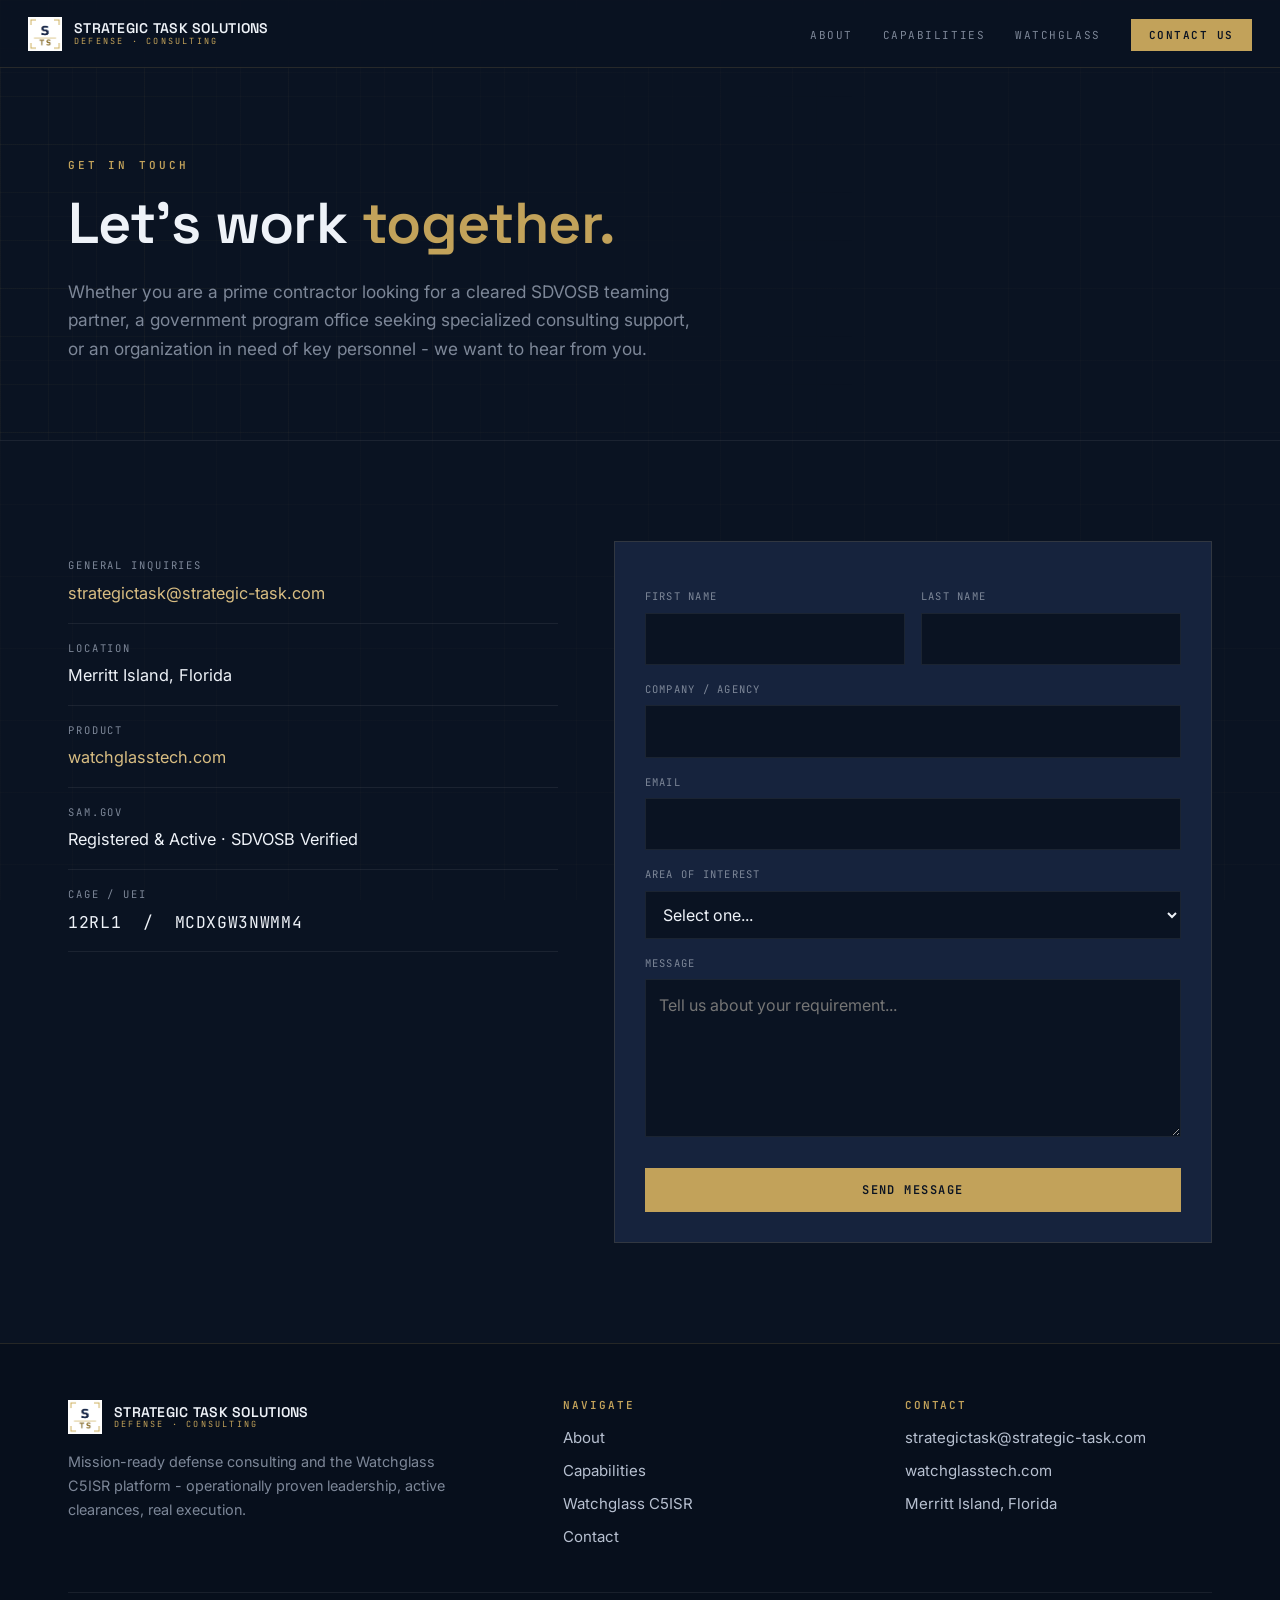
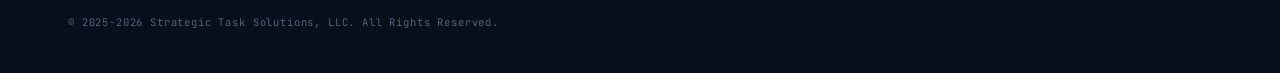
<file: contact.html>
<!DOCTYPE html>
<!-- Copyright (c) 2025-2026 Strategic Task Solutions, LLC. All rights reserved. -->
<html lang="en">
<head>
<meta charset="UTF-8">
<meta name="viewport" content="width=device-width, initial-scale=1.0">
<title>Contact | Strategic Task Solutions, LLC</title>
<meta name="description" content="Contact Strategic Task Solutions - teaming, consulting, key personnel, ISR support, intelligence training, or a Watchglass C5ISR demonstration. For U.S. Government and authorized partner audiences.">
<link rel="preconnect" href="https://fonts.googleapis.com">
<link rel="preconnect" href="https://fonts.gstatic.com" crossorigin>
<link href="https://fonts.googleapis.com/css2?family=Space+Grotesk:wght@400;500;600;700&family=Inter:wght@400;500;600&family=JetBrains+Mono:wght@500;600;700&display=swap" rel="stylesheet">
<link rel="stylesheet" href="css/site.css">
</head>
<body>

<nav class="top">
  <a class="brand" href="index.html" aria-label="Strategic Task Solutions home">
    <img class="mk" src="STS_Emblem_md_white.png" alt="STS">
    <span class="nm"><b>STRATEGIC TASK SOLUTIONS</b><span>Defense · Consulting</span></span>
  </a>
  <button class="navtoggle" id="navtoggle" aria-label="Menu">MENU</button>
  <ul class="navlinks" id="navlinks">
    <li><a href="about.html">About</a></li>
    <li><a href="capabilities.html">Capabilities</a></li>
    <li><a href="watchglass.html">Watchglass</a></li>
    <li><a href="contact.html" class="cta active">Contact Us</a></li>
  </ul>
</nav>

<main>

<section class="phero">
  <div class="wrap">
    <span class="kicker">Get In Touch</span>
    <h1 style="margin-top:16px">Let's work <em>together.</em></h1>
    <p class="lede">Whether you are a prime contractor looking for a cleared SDVOSB teaming partner, a government program office seeking specialized consulting support, or an organization in need of key personnel - we want to hear from you.</p>
  </div>
</section>

<section class="band">
  <div class="wrap">
    <div class="contact-grid">
      <div class="info rv">
        <div class="item"><div class="k">General Inquiries</div><div class="v"><a href="mailto:strategictask@strategic-task.com">strategictask@strategic-task.com</a></div></div>
        <div class="item"><div class="k">Location</div><div class="v">Merritt Island, Florida</div></div>
        <div class="item"><div class="k">Product</div><div class="v"><a href="https://watchglasstech.com" target="_blank" rel="noopener">watchglasstech.com</a></div></div>
        <div class="item"><div class="k">SAM.gov</div><div class="v">Registered &amp; Active · SDVOSB Verified</div></div>
        <div class="item"><div class="k">CAGE / UEI</div><div class="v mono">12RL1 &nbsp;/&nbsp; MCDXGW3NWMM4</div></div>
      </div>
      <div class="rv">
        <form class="form" action="https://formspree.io/f/maqlvvnn" method="POST">
          <div class="fr">
            <div><label for="fname">First Name</label><input id="fname" name="first_name" required autocomplete="given-name"></div>
            <div><label for="lname">Last Name</label><input id="lname" name="last_name" required autocomplete="family-name"></div>
          </div>
          <label for="org">Company / Agency</label>
          <input id="org" name="organization">
          <label for="email">Email</label>
          <input id="email" name="email" type="email" required autocomplete="email">
          <label for="subject">Area of Interest</label>
          <select id="subject" name="area_of_interest">
            <option value="">Select one...</option>
            <option>Teaming / Subcontract Opportunity</option>
            <option>ISR Operations Support</option>
            <option>Intelligence Training</option>
            <option>Program Management Support</option>
            <option>Key Personnel Staffing</option>
            <option>International Partner Training</option>
            <option>Business Development Support</option>
            <option>Watchglass C5ISR Demonstration</option>
            <option>Other</option>
          </select>
          <label for="message">Message</label>
          <textarea id="message" name="message" rows="5" placeholder="Tell us about your requirement..." required></textarea>
          <button class="btn" type="submit">Send Message</button>
        </form>
      </div>
    </div>
  </div>
</section>

</main>

<footer class="site">
  <div class="wrap">
    <div class="cols">
      <div>
        <div class="brand" style="margin-bottom:16px"><img class="mk" src="STS_Emblem_md_white.png" alt="STS"><span class="nm"><b>STRATEGIC TASK SOLUTIONS</b><span>Defense · Consulting</span></span></div>
        <p class="own">Mission-ready defense consulting and the Watchglass C5ISR platform - operationally proven leadership, active clearances, real execution.</p>
      </div>
      <div><h4>Navigate</h4><a href="about.html">About</a><a href="capabilities.html">Capabilities</a><a href="watchglass.html">Watchglass C5ISR</a><a href="contact.html">Contact</a></div>
      <div><h4>Contact</h4><a href="mailto:strategictask@strategic-task.com">strategictask@strategic-task.com</a><a href="https://watchglasstech.com" target="_blank" rel="noopener">watchglasstech.com</a><a href="#">Merritt Island, Florida</a></div>
    </div>
    <div class="legal">&copy; 2025-2026 Strategic Task Solutions, LLC. All Rights Reserved.</div>
  </div>
</footer>

<script src="js/site.js" defer></script>
</body>
</html>
</file>
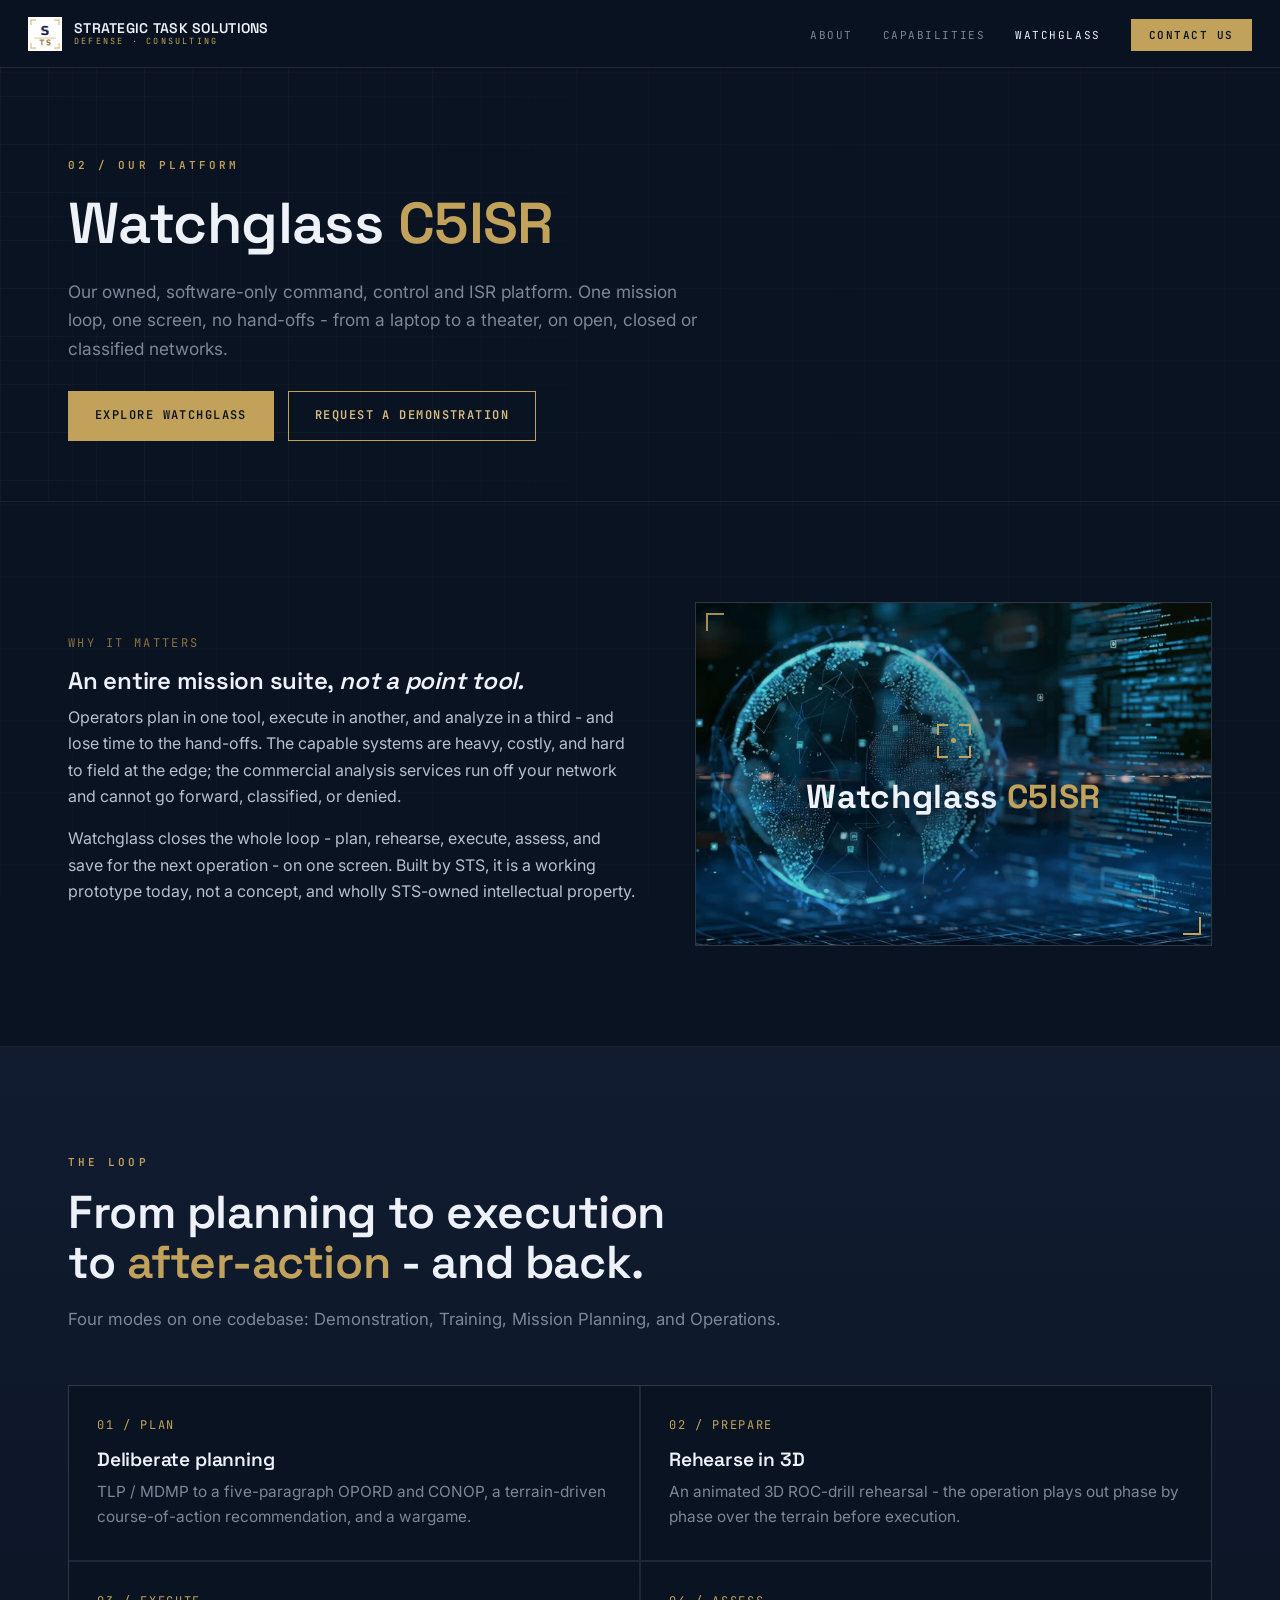
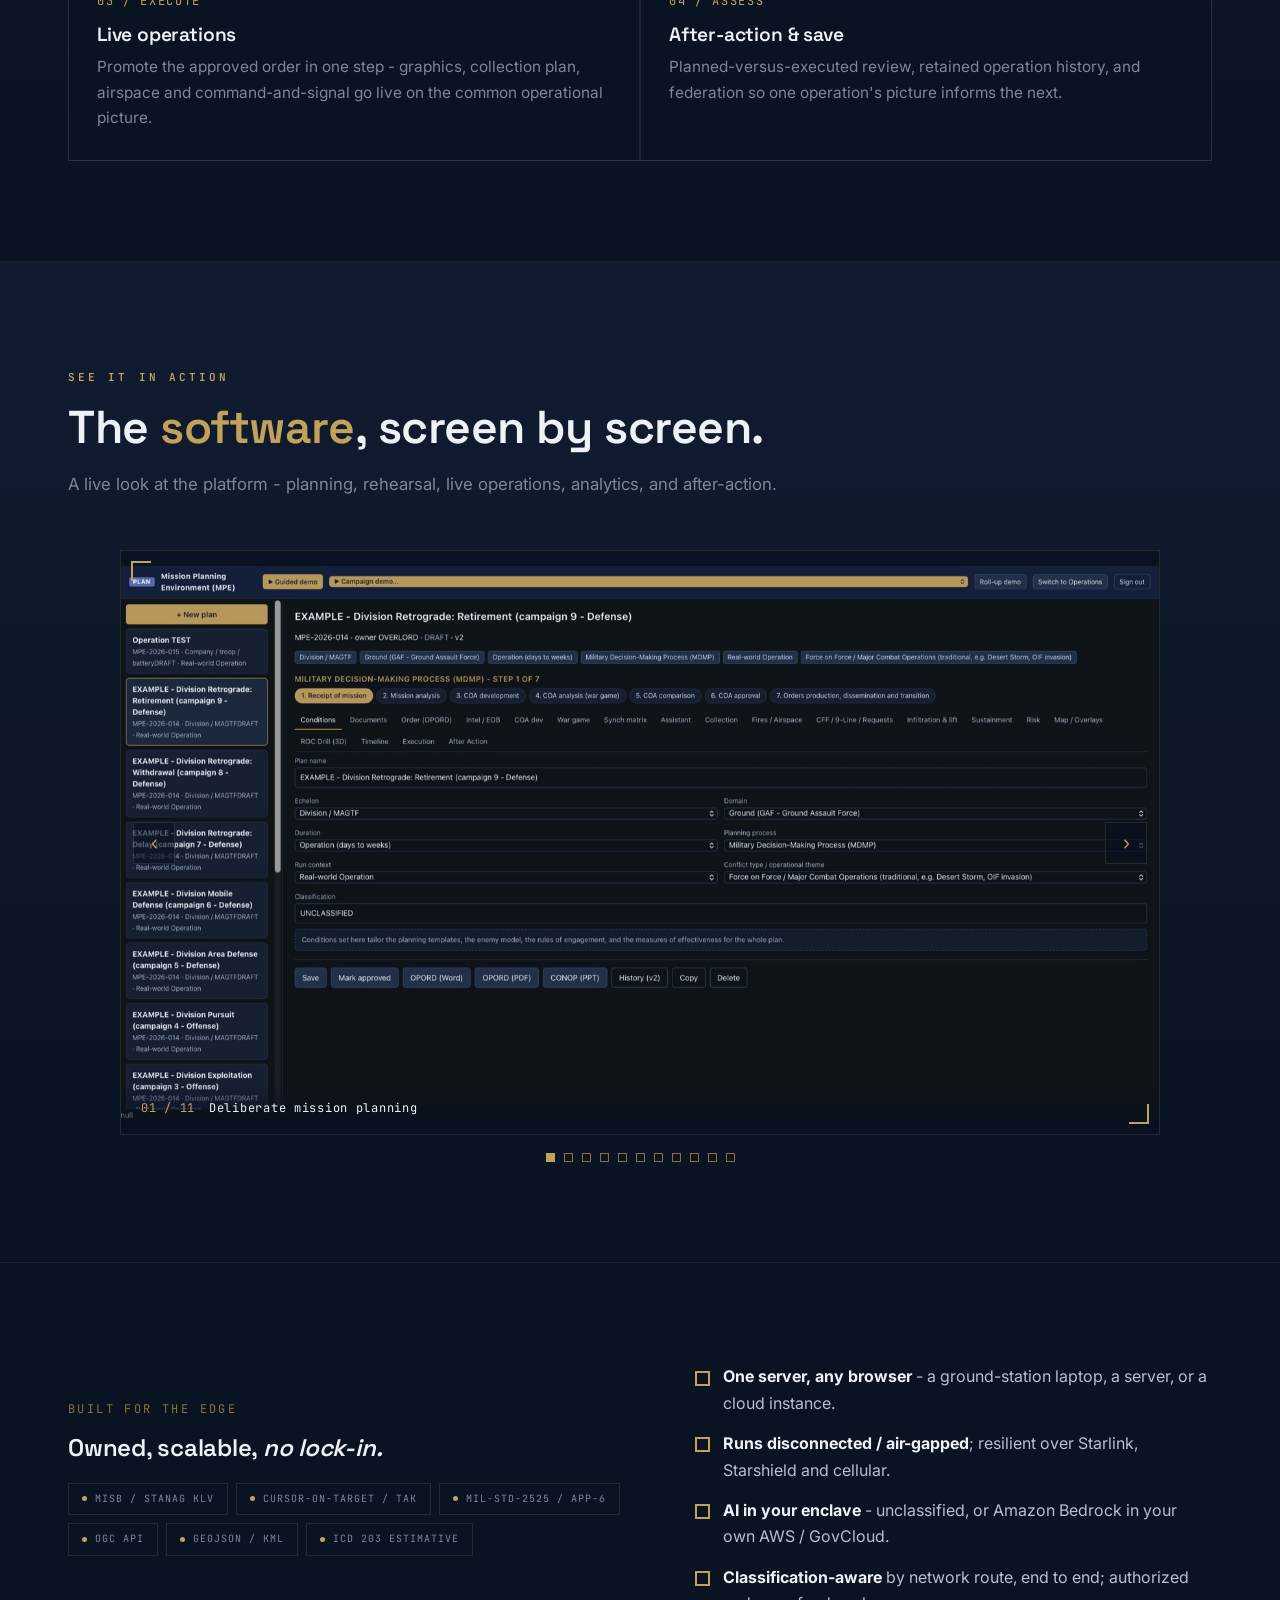
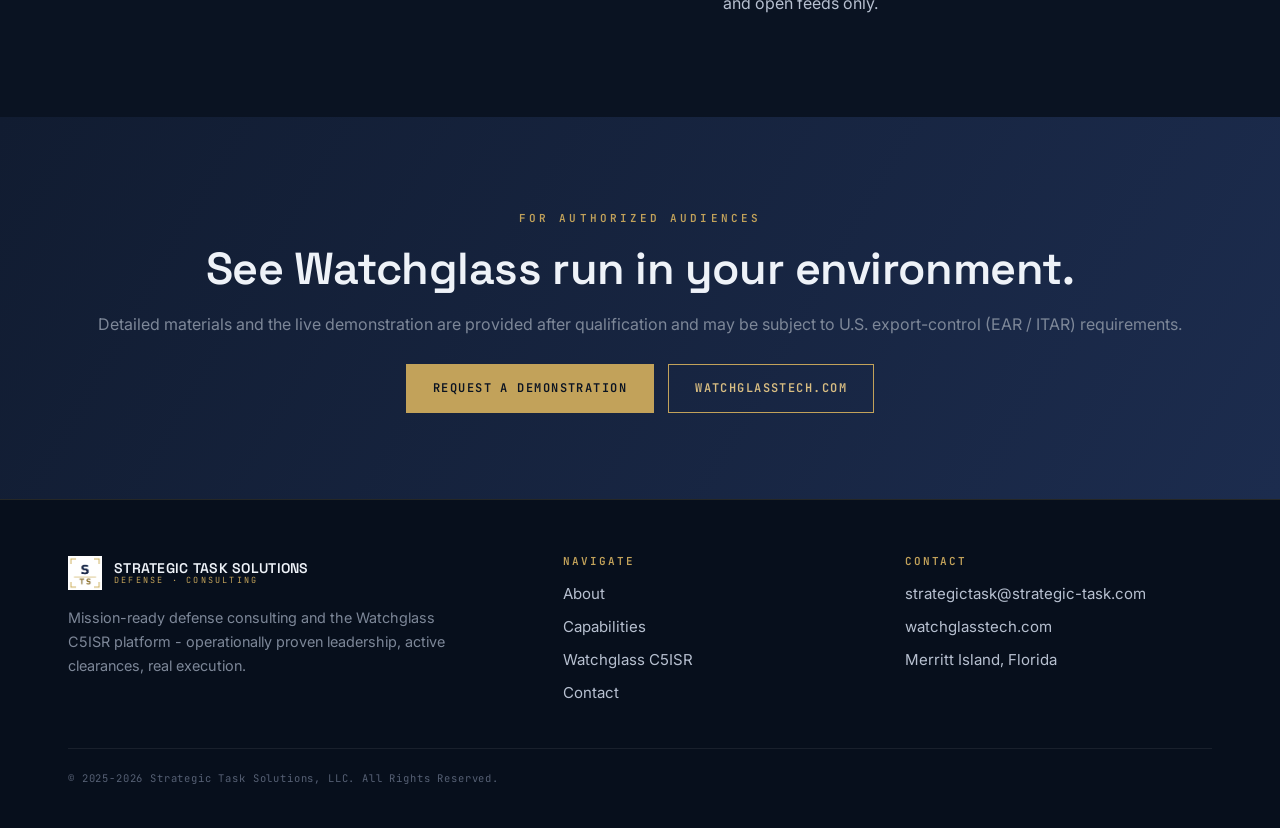
<file: watchglass.html>
<!DOCTYPE html>
<!-- Copyright (c) 2025-2026 Strategic Task Solutions, LLC. All rights reserved. -->
<html lang="en">
<head>
<meta charset="UTF-8">
<meta name="viewport" content="width=device-width, initial-scale=1.0">
<title>Watchglass C5ISR | Strategic Task Solutions, LLC</title>
<meta name="description" content="Watchglass C5ISR is Strategic Task Solutions' owned, software-only command, control and ISR platform - closing the plan, rehearse, execute, assess loop on one screen, on open, closed or classified networks.">
<link rel="preconnect" href="https://fonts.googleapis.com">
<link rel="preconnect" href="https://fonts.gstatic.com" crossorigin>
<link href="https://fonts.googleapis.com/css2?family=Space+Grotesk:wght@400;500;600;700&family=Inter:wght@400;500;600&family=JetBrains+Mono:wght@500;600;700&display=swap" rel="stylesheet">
<link rel="stylesheet" href="css/site.css">
</head>
<body>

<nav class="top">
  <a class="brand" href="index.html" aria-label="Strategic Task Solutions home">
    <img class="mk" src="STS_Emblem_md_white.png" alt="STS">
    <span class="nm"><b>STRATEGIC TASK SOLUTIONS</b><span>Defense · Consulting</span></span>
  </a>
  <button class="navtoggle" id="navtoggle" aria-label="Menu">MENU</button>
  <ul class="navlinks" id="navlinks">
    <li><a href="about.html">About</a></li>
    <li><a href="capabilities.html">Capabilities</a></li>
    <li><a href="watchglass.html" class="active">Watchglass</a></li>
    <li><a href="contact.html" class="cta">Contact Us</a></li>
  </ul>
</nav>

<main>

<section class="phero">
  <div class="wrap">
    <span class="kicker">02 / Our Platform</span>
    <h1 style="margin-top:16px">Watchglass <em>C5ISR</em></h1>
    <p class="lede">Our owned, software-only command, control and ISR platform. One mission loop, one screen, no hand-offs - from a laptop to a theater, on open, closed or classified networks.</p>
    <div class="cta" style="display:flex;gap:14px;flex-wrap:wrap;margin-top:28px">
      <a class="btn" href="https://watchglasstech.com" target="_blank" rel="noopener">Explore Watchglass</a>
      <a class="btn ghost" href="https://watchglasstech.com/request.html" target="_blank" rel="noopener">Request a Demonstration</a>
    </div>
  </div>
</section>

<section class="band">
  <div class="wrap">
    <div class="split">
      <div class="prose rv">
        <span class="idx">WHY IT MATTERS</span>
        <h2 style="margin-top:14px">An entire mission suite, <em>not a point tool.</em></h2>
        <p>Operators plan in one tool, execute in another, and analyze in a third - and lose time to the hand-offs. The capable systems are heavy, costly, and hard to field at the edge; the commercial analysis services run off your network and cannot go forward, classified, or denied.</p>
        <p>Watchglass closes the whole loop - plan, rehearse, execute, assess, and save for the next operation - on one screen. Built by STS, it is a working prototype today, not a concept, and wholly STS-owned intellectual property.</p>
      </div>
      <div class="figframe brk rv wg-globe">
        <video autoplay muted loop playsinline poster="assets/login-globe.jpg">
          <source src="assets/login-globe.mp4" type="video/mp4">
        </video>
        <div class="figcap">
          <span class="reticle" aria-hidden="true"><i></i><i></i><i></i><i></i><u></u><u></u><u></u><u></u><b></b></span>
          <span>Watchglass <em>C5ISR</em></span>
        </div>
      </div>
    </div>
  </div>
</section>

<section class="band alt">
  <div class="wrap">
    <div class="sec-head rv">
      <span class="kicker">The Loop</span>
      <h2>From planning to execution to <em>after-action</em> - and back.</h2>
      <p>Four modes on one codebase: Demonstration, Training, Mission Planning, and Operations.</p>
    </div>
    <div class="fgrid rv">
      <div class="fcard"><div class="no">01 / PLAN</div><h3>Deliberate planning</h3><p>TLP / MDMP to a five-paragraph OPORD and CONOP, a terrain-driven course-of-action recommendation, and a wargame.</p></div>
      <div class="fcard"><div class="no">02 / PREPARE</div><h3>Rehearse in 3D</h3><p>An animated 3D ROC-drill rehearsal - the operation plays out phase by phase over the terrain before execution.</p></div>
      <div class="fcard"><div class="no">03 / EXECUTE</div><h3>Live operations</h3><p>Promote the approved order in one step - graphics, collection plan, airspace and command-and-signal go live on the common operational picture.</p></div>
      <div class="fcard"><div class="no">04 / ASSESS</div><h3>After-action &amp; save</h3><p>Planned-versus-executed review, retained operation history, and federation so one operation's picture informs the next.</p></div>
    </div>
  </div>
</section>

<section class="band alt">
  <div class="wrap">
    <div class="sec-head rv">
      <span class="kicker">See It In Action</span>
      <h2>The <em>software</em>, screen by screen.</h2>
      <p>A live look at the platform - planning, rehearsal, live operations, analytics, and after-action.</p>
    </div>
    <div class="show rv" id="wgshow">
      <div class="show-frame">
        <div class="slide on"><img src="assets/wg-plan.jpg" data-cap="Deliberate mission planning" alt="Watchglass C5ISR deliberate mission planning"></div>
        <div class="slide"><img src="assets/wg-roc.jpg" data-cap="3D rehearsal over the terrain" alt="Watchglass C5ISR 3D ROC-drill rehearsal" loading="lazy"></div>
        <div class="slide"><img src="assets/wg-execute.jpg" data-cap="Live full-motion video and sensor footprint" alt="Watchglass C5ISR live FMV with sensor footprint" loading="lazy"></div>
        <div class="slide"><img src="assets/wg-cop.jpg" data-cap="Common operational picture" alt="Watchglass C5ISR common operational picture" loading="lazy"></div>
        <div class="slide"><img src="assets/wg-ai.jpg" data-cap="AI watch-floor assistant" alt="Watchglass C5ISR AI assistant" loading="lazy"></div>
        <div class="slide"><img src="assets/wg-analytics.jpg" data-cap="Analytics and assessment" alt="Watchglass C5ISR analytics and assessment" loading="lazy"></div>
        <div class="slide"><img src="assets/wg-anomaly.jpg" data-cap="Learned-normal anomaly detection" alt="Watchglass C5ISR anomaly detection on the map" loading="lazy"></div>
        <div class="slide"><img src="assets/wg-aar.jpg" data-cap="After-action review" alt="Watchglass C5ISR after-action review" loading="lazy"></div>
        <div class="slide"><img src="assets/wg-terrain.jpg" data-cap="Terrain analysis" alt="Watchglass C5ISR terrain analysis" loading="lazy"></div>
        <div class="slide"><img src="assets/wg-training.jpg" data-cap="Training mode" alt="Watchglass C5ISR training mode" loading="lazy"></div>
        <div class="slide"><img src="assets/wg-alerts.jpg" data-cap="Alerts and cueing" alt="Watchglass C5ISR alerts and cueing" loading="lazy"></div>
        <button class="show-nav prev" type="button" aria-label="Previous screen">&#8249;</button>
        <button class="show-nav next" type="button" aria-label="Next screen">&#8250;</button>
        <div class="show-cap"><span class="ix">01 / 12</span><span class="txt">Deliberate mission planning</span></div>
      </div>
      <div class="show-dots" role="tablist" aria-label="Choose a screen"></div>
    </div>
  </div>
</section>

<section class="band">
  <div class="wrap">
    <div class="split">
      <div class="rv">
        <span class="idx">BUILT FOR THE EDGE</span>
        <h2 style="margin-top:14px">Owned, scalable, <em>no lock-in.</em></h2>
        <div class="chips" style="margin-top:22px">
          <span class="chip">MISB / STANAG KLV</span>
          <span class="chip">Cursor-on-Target / TAK</span>
          <span class="chip">MIL-STD-2525 / APP-6</span>
          <span class="chip">OGC API</span>
          <span class="chip">GeoJSON / KML</span>
          <span class="chip">ICD 203 Estimative</span>
        </div>
      </div>
      <ul class="ticks rv">
        <li><strong>One server, any browser</strong> - a ground-station laptop, a server, or a cloud instance.</li>
        <li><strong>Runs disconnected / air-gapped</strong>; resilient over Starlink, Starshield and cellular.</li>
        <li><strong>AI in your enclave</strong> - unclassified, or Amazon Bedrock in your own AWS / GovCloud.</li>
        <li><strong>Classification-aware</strong> by network route, end to end; authorized and open feeds only.</li>
      </ul>
    </div>
  </div>
</section>

<section class="cta-band">
  <div class="wrap rv">
    <span class="kicker">For Authorized Audiences</span>
    <h2 style="margin-top:16px">See Watchglass run in your environment.</h2>
    <p class="lede" style="margin:10px auto 0;color:var(--muted)">Detailed materials and the live demonstration are provided after qualification and may be subject to U.S. export-control (EAR / ITAR) requirements.</p>
    <div class="cta"><a class="btn" href="https://watchglasstech.com/request.html" target="_blank" rel="noopener">Request a Demonstration</a><a class="btn ghost" href="https://watchglasstech.com" target="_blank" rel="noopener">watchglasstech.com</a></div>
  </div>
</section>

</main>

<footer class="site">
  <div class="wrap">
    <div class="cols">
      <div>
        <div class="brand" style="margin-bottom:16px"><img class="mk" src="STS_Emblem_md_white.png" alt="STS"><span class="nm"><b>STRATEGIC TASK SOLUTIONS</b><span>Defense · Consulting</span></span></div>
        <p class="own">Mission-ready defense consulting and the Watchglass C5ISR platform - operationally proven leadership, active clearances, real execution.</p>
      </div>
      <div><h4>Navigate</h4><a href="about.html">About</a><a href="capabilities.html">Capabilities</a><a href="watchglass.html">Watchglass C5ISR</a><a href="contact.html">Contact</a></div>
      <div><h4>Contact</h4><a href="mailto:strategictask@strategic-task.com">strategictask@strategic-task.com</a><a href="https://watchglasstech.com" target="_blank" rel="noopener">watchglasstech.com</a><a href="#">Merritt Island, Florida</a></div>
    </div>
    <div class="legal">&copy; 2025-2026 Strategic Task Solutions, LLC. All Rights Reserved.</div>
  </div>
</footer>

<script src="js/site.js" defer></script>
</body>
</html>
</file>
<file: css/site.css>
/* Copyright (c) 2025-2026 Strategic Task Solutions, LLC. All rights reserved. */
/* Strategic Task Solutions - "The Briefing" design system.
   Sibling to Watchglass C5ISR (shared navy/gold + Inter body) with its own voice:
   Space Grotesk display, JetBrains Mono data labels, corner-bracket reticle motif. */

:root {
  --navy-deep: #0a1322;
  --navy:      #111c31;
  --navy-2:    #16233d;
  --panel:     #1c2c4e;
  --gold:      #c2a25a;
  --gold-soft: #d8bd82;
  --gold-dim:  #8a713c;
  --ink:       #eef2f8;
  --body:      #b7c0d0;
  --muted:     #7d8798;
  --faint:     #566074;
  --line:      rgba(194,162,90,.16);
  --line-2:    rgba(255,255,255,.07);
  --max:       1200px;
  --disp: "Space Grotesk", system-ui, sans-serif;
  --mono: "JetBrains Mono", ui-monospace, "SFMono-Regular", Menlo, monospace;
  --body-f: "Inter", system-ui, -apple-system, "Segoe UI", Roboto, sans-serif;
}

* { box-sizing: border-box; }
html { scroll-behavior: smooth; scroll-padding-top: 82px; }
body {
  margin: 0; background: var(--navy-deep); color: var(--body);
  font-family: var(--body-f); font-size: 16px; line-height: 1.65;
  -webkit-font-smoothing: antialiased; overflow-x: hidden;
}
h1,h2,h3,h4 { font-family: var(--disp); color: var(--ink); line-height: 1.08; margin: 0 0 .4em; font-weight: 600; letter-spacing: -.01em; }
p { margin: 0 0 1em; }
a { color: var(--gold-soft); text-decoration: none; }
img { max-width: 100%; display: block; }
.wrap { max-width: var(--max); margin: 0 auto; padding: 0 28px; }

/* faint global grid/scanline texture */
body::before {
  content: ""; position: fixed; inset: 0; pointer-events: none; z-index: 0;
  background-image:
    linear-gradient(rgba(194,162,90,.025) 1px, transparent 1px),
    linear-gradient(90deg, rgba(194,162,90,.025) 1px, transparent 1px);
  background-size: 72px 72px;
}
main, nav, footer { position: relative; z-index: 1; }

/* ── mono data voice ─────────────────────────────── */
.mono { font-family: var(--mono); letter-spacing: .04em; }
.kicker {
  font-family: var(--mono); font-size: 11px; font-weight: 600; letter-spacing: .28em;
  text-transform: uppercase; color: var(--gold); display: inline-block;
}

/* ── corner-bracket reticle ──────────────────────── */
.reticle { position: relative; display: inline-block; width: 1em; height: 1em; flex: 0 0 auto; }
.reticle i { position: absolute; width: 34%; height: 2px; background: var(--gold); }
.reticle i:nth-child(1){ top:0; left:0 } .reticle i:nth-child(2){ top:0; right:0 }
.reticle i:nth-child(3){ bottom:0; left:0 } .reticle i:nth-child(4){ bottom:0; right:0 }
.reticle u { position: absolute; width: 2px; height: 34%; background: var(--gold); }
.reticle u:nth-child(5){ top:0; left:0 } .reticle u:nth-child(6){ top:0; right:0 }
.reticle u:nth-child(7){ bottom:0; left:0 } .reticle u:nth-child(8){ bottom:0; right:0 }
.reticle b { position: absolute; width: 16%; height: 16%; border-radius: 50%; background: var(--gold); top: 42%; left: 42%; }

/* bracket-framed block: corners that "lock on" when revealed */
.brk { position: relative; }
.brk::before, .brk::after {
  content: ""; position: absolute; width: 14px; height: 14px; border: 2px solid var(--gold);
  opacity: 0; transition: opacity .5s ease, transform .5s ease;
}
.brk::before { top: -8px; left: -8px; border-right: 0; border-bottom: 0; transform: translate(6px,6px); }
.brk::after  { bottom: -8px; right: -8px; border-left: 0; border-top: 0; transform: translate(-6px,-6px); }
.brk.lock::before, .brk.lock::after { opacity: 1; transform: translate(0,0); }

/* ── nav ─────────────────────────────────────────── */
nav.top {
  position: fixed; top: 0; left: 0; right: 0; z-index: 100; height: 68px;
  display: flex; align-items: center; justify-content: space-between;
  padding: 0 28px; background: rgba(10,19,34,.82); backdrop-filter: blur(12px);
  border-bottom: 1px solid var(--line);
}
.brand { display: flex; align-items: center; gap: 12px; }
.brand .mk { width: 34px; height: 34px; }
.brand .nm { display: flex; flex-direction: column; line-height: 1.1; }
.brand .nm b { font-family: var(--disp); font-size: 14px; font-weight: 600; color: var(--ink); letter-spacing: .02em; }
.brand .nm span { font-family: var(--mono); font-size: 8.5px; letter-spacing: .26em; color: var(--gold); text-transform: uppercase; }
.navlinks { display: flex; align-items: center; gap: 30px; list-style: none; margin: 0; padding: 0; }
.navlinks a { font-family: var(--mono); font-size: 11px; letter-spacing: .14em; text-transform: uppercase; color: var(--muted); transition: color .2s; }
.navlinks a:hover, .navlinks a.active { color: var(--ink); }
.navlinks a.cta { color: var(--navy-deep); background: var(--gold); padding: 9px 18px; font-weight: 600; }
.navlinks a.cta:hover { background: var(--gold-soft); }
.navtoggle { display: none; background: none; border: 1px solid var(--line); color: var(--ink); padding: 8px 10px; cursor: pointer; font-family: var(--mono); font-size: 11px; }

/* ── buttons ─────────────────────────────────────── */
.btn { display: inline-flex; align-items: center; gap: 10px; font-family: var(--mono); font-size: 12px;
  font-weight: 600; letter-spacing: .12em; text-transform: uppercase; padding: 14px 26px;
  background: var(--gold); color: var(--navy-deep); border: 1px solid var(--gold); transition: .2s; }
.btn:hover { background: var(--gold-soft); border-color: var(--gold-soft); color: var(--navy-deep); transform: translateY(-1px); }
.btn.ghost { background: transparent; color: var(--gold-soft); }
.btn.ghost:hover { background: rgba(194,162,90,.08); color: var(--gold); transform: none; }

/* ── hero ────────────────────────────────────────── */
.hero { position: relative; min-height: 92vh; display: flex; align-items: center; overflow: hidden; padding: 120px 0 80px; }
.hero-bg { position: absolute; inset: 0; z-index: 0; }
.hero-bg svg { width: 100%; height: 100%; }
.hero-video { position: absolute; inset: 0; width: 100%; height: 100%; object-fit: cover; opacity: .5; }
.hero::after { content: ""; position: absolute; inset: 0; z-index: 1;
  background: radial-gradient(120% 80% at 70% 30%, transparent 0%, var(--navy-deep) 78%),
              linear-gradient(90deg, var(--navy-deep) 8%, transparent 60%); }
.hero .wrap { position: relative; z-index: 2; width: 100%; }
.hero-ghost { position: absolute; right: -2%; top: 50%; transform: translateY(-50%); z-index: 1;
  font-family: var(--disp); font-weight: 700; font-size: 40vh; color: rgba(255,255,255,.022);
  letter-spacing: -.04em; pointer-events: none; user-select: none; }
.hero-readout { display: flex; gap: 20px; flex-wrap: wrap; font-family: var(--mono); font-size: 10.5px;
  letter-spacing: .18em; color: var(--faint); text-transform: uppercase; margin-bottom: 30px; }
.hero-readout span { display: inline-flex; align-items: center; gap: 8px; }
.hero-readout span::before { content: ""; width: 6px; height: 6px; background: var(--gold); border-radius: 50%; opacity: .8; }
.hero h1 { font-size: clamp(2.6rem, 6.4vw, 5.2rem); font-weight: 700; max-width: 16ch; text-wrap: balance; }
.hero h1 em { font-style: normal; color: var(--gold); }
.hero .sub { font-family: var(--disp); font-size: clamp(1.05rem, 2.2vw, 1.5rem); color: var(--gold-soft); font-weight: 500; margin: 6px 0 22px; }
.hero .lede { max-width: 56ch; color: var(--body); font-size: 1.06rem; }
.hero .cta { display: flex; gap: 14px; flex-wrap: wrap; margin-top: 34px; }
.hero-scan { position: absolute; left: 0; right: 0; bottom: 0; height: 1px; z-index: 2;
  background: linear-gradient(90deg, transparent, var(--gold), transparent); opacity: .4; }

/* ── section scaffolding ─────────────────────────── */
section.band { padding: 100px 0; position: relative; }
section.band + section.band { border-top: 1px solid var(--line-2); }
.alt { background: linear-gradient(180deg, var(--navy) 0%, var(--navy-deep) 100%); }
.sec-head { max-width: 760px; margin-bottom: 52px; }
.sec-head h2 { font-size: clamp(1.8rem, 3.6vw, 2.9rem); margin-top: 14px; text-wrap: balance; }
.sec-head h2 em { font-style: normal; color: var(--gold); }
.sec-head p { color: var(--muted); font-size: 1.05rem; margin-top: 10px; }
.idx { font-family: var(--mono); color: var(--gold-dim); font-size: 12px; letter-spacing: .2em; }

/* ── dossier stat band ───────────────────────────── */
.dossier { display: grid; grid-template-columns: repeat(4, 1fr); gap: 1px; background: var(--line-2); border: 1px solid var(--line-2); }
.dossier .cell { background: var(--navy-deep); padding: 30px 26px; }
.dossier .big { font-family: var(--disp); font-size: 2.6rem; font-weight: 700; color: var(--ink); line-height: 1; }
.dossier .big em { font-style: normal; color: var(--gold); }
.dossier .lab { font-family: var(--mono); font-size: 10px; letter-spacing: .18em; text-transform: uppercase; color: var(--muted); margin-top: 12px; }

/* ── capability ledger (indexed, hover-expand) ───── */
.ledger { border-top: 1px solid var(--line); }
.row { display: grid; grid-template-columns: 56px 1fr auto; gap: 22px; align-items: start;
  padding: 26px 0; border-bottom: 1px solid var(--line-2); transition: background .25s, padding .25s; cursor: default; }
.row:hover { background: rgba(194,162,90,.04); padding-left: 14px; padding-right: 14px; }
.row .no { font-family: var(--mono); color: var(--gold); font-size: 13px; letter-spacing: .1em; padding-top: 5px; }
.row h3 { font-size: 1.3rem; margin: 0 0 4px; }
.row .desc { color: var(--muted); font-size: .98rem; max-width: 64ch; }
.row .tags { display: flex; flex-wrap: wrap; gap: 6px; margin-top: 12px; max-height: 0; overflow: hidden; opacity: 0; transition: max-height .35s ease, opacity .3s ease, margin .35s; }
.row:hover .tags { max-height: 120px; opacity: 1; margin-top: 14px; }
.tag { font-family: var(--mono); font-size: 10px; letter-spacing: .08em; text-transform: uppercase; color: var(--body); border: 1px solid var(--line); padding: 5px 10px; }
.row .arrow { color: var(--faint); font-family: var(--mono); align-self: center; transition: color .2s, transform .2s; }
.row:hover .arrow { color: var(--gold); transform: translateX(4px); }

/* ── split / feature blocks ──────────────────────── */
.split { display: grid; grid-template-columns: 1.05fr .95fr; gap: 56px; align-items: center; }
.split.flip > *:first-child { order: 2; }
.ticks { list-style: none; margin: 0; padding: 0; display: grid; gap: 14px; }
.ticks li { position: relative; padding-left: 28px; font-size: 1rem; }
.ticks li::before { content: ""; position: absolute; left: 0; top: .45em; width: 11px; height: 11px; border: 2px solid var(--gold); }
.ticks li strong { color: var(--ink); }

/* figure frame (for MidJourney imagery slots) */
.figframe { position: relative; border: 1px solid var(--line); background: var(--navy-2); aspect-ratio: 3/2; overflow: hidden; }
.figframe img { width: 100%; height: 100%; object-fit: cover; display: block; }
.figframe.contain { aspect-ratio: auto; background: var(--navy-deep); }
.figframe.contain img, .figframe.contain video { height: auto; object-fit: contain; display: block; }
.figframe .plc { position: absolute; inset: 0; display: flex; align-items: center; justify-content: center;
  font-family: var(--mono); font-size: 11px; letter-spacing: .18em; color: var(--faint); text-transform: uppercase; text-align: center; padding: 20px; }
.figframe::before, .figframe::after { content: ""; position: absolute; width: 16px; height: 16px; border: 2px solid var(--gold); z-index: 2; }
.figframe::before { top: 10px; left: 10px; border-right: 0; border-bottom: 0; }
.figframe::after { bottom: 10px; right: 10px; border-left: 0; border-top: 0; }
.figframe video { width: 100%; height: 100%; object-fit: cover; display: block; }
.figcap { position: absolute; inset: 0; z-index: 2; display: flex; flex-direction: column; align-items: center; justify-content: center; gap: 12px; text-align: center;
  background: radial-gradient(circle at center, rgba(8,15,32,.55), rgba(8,15,32,.15) 70%); }
.figcap span:last-child { font-family: var(--disp); font-weight: 700; font-size: clamp(1.4rem, 2.6vw, 2.1rem); color: var(--ink); letter-spacing: .02em; text-shadow: 0 2px 24px rgba(8,15,32,.9); }
.figcap em { font-style: normal; color: var(--gold); }
.figcap .reticle { font-size: 34px; }

/* ── product (watchglass) teaser ─────────────────── */
.wg { position: relative; overflow: hidden; }
.chips { display: flex; flex-wrap: wrap; gap: 8px; margin: 26px 0 30px; }
.chip { font-family: var(--mono); font-size: 10px; letter-spacing: .1em; text-transform: uppercase; color: var(--muted);
  border: 1px solid var(--line); padding: 7px 13px; display: inline-flex; align-items: center; gap: 8px; }
.chip::before { content: ""; width: 5px; height: 5px; background: var(--gold); border-radius: 50%; }

/* ── reveal animation ────────────────────────────── */
.rv { opacity: 0; transform: translateY(18px); transition: opacity .6s ease, transform .6s ease; }
.rv.in { opacity: 1; transform: none; }

/* ── CTA band ────────────────────────────────────── */
.cta-band { text-align: center; background: linear-gradient(120deg, var(--navy) 0%, var(--panel) 100%); padding: 86px 0; }
.cta-band h2 { font-size: clamp(1.8rem, 4vw, 2.8rem); }
.cta-band .cta { display: flex; gap: 14px; justify-content: center; flex-wrap: wrap; margin-top: 26px; }

/* ── footer ──────────────────────────────────────── */
footer.site { background: #070f1c; border-top: 1px solid var(--line); padding: 56px 0 40px; }
footer.site .cols { display: grid; grid-template-columns: 1.5fr 1fr 1fr; gap: 34px; }
footer.site h4 { font-family: var(--mono); font-size: 11px; letter-spacing: .18em; text-transform: uppercase; color: var(--gold); margin: 0 0 14px; }
footer.site a { display: block; color: var(--body); margin-bottom: 8px; font-size: .94rem; }
footer.site a:hover { color: var(--gold-soft); }
footer.site .own { color: var(--muted); font-size: .9rem; max-width: 42ch; }
footer.site .legal { border-top: 1px solid var(--line-2); margin-top: 34px; padding-top: 20px;
  font-family: var(--mono); font-size: 10.5px; letter-spacing: .08em; color: var(--faint); line-height: 1.9; }

/* ── screenshot slideshow ────────────────────────── */
.show { max-width: 1040px; margin: 0 auto; }
.show-frame { position: relative; aspect-ratio: 16/9; border: 1px solid var(--line); background: var(--navy-deep); overflow: hidden; }
.show-frame::before, .show-frame::after { content: ""; position: absolute; width: 18px; height: 18px; border: 2px solid var(--gold); z-index: 4; pointer-events: none; }
.show-frame::before { top: 10px; left: 10px; border-right: 0; border-bottom: 0; }
.show-frame::after { bottom: 10px; right: 10px; border-left: 0; border-top: 0; }
.slide { position: absolute; inset: 0; opacity: 0; transition: opacity .8s ease; }
.slide.on { opacity: 1; }
.slide img { width: 100%; height: 100%; object-fit: contain; background: var(--navy-deep); display: block; }
.show-cap { position: absolute; left: 0; right: 0; bottom: 0; z-index: 3; display: flex; align-items: center; gap: 14px;
  padding: 16px 20px 16px; font-family: var(--mono); font-size: 12px; letter-spacing: .06em; color: var(--ink);
  background: linear-gradient(transparent, rgba(8,15,32,.92)); }
.show-cap .ix { color: var(--gold); flex: 0 0 auto; }
.show-nav { position: absolute; top: 50%; transform: translateY(-50%); z-index: 4; width: 42px; height: 42px;
  background: rgba(8,15,32,.6); border: 1px solid var(--line); color: var(--gold); cursor: pointer;
  font-family: var(--mono); font-size: 18px; line-height: 1; display: flex; align-items: center; justify-content: center; transition: background .2s; }
.show-nav:hover { background: rgba(8,15,32,.9); border-color: var(--gold); }
.show-nav.prev { left: 12px; } .show-nav.next { right: 12px; }
.show-dots { display: flex; gap: 9px; justify-content: center; flex-wrap: wrap; margin-top: 18px; }
.dot { width: 9px; height: 9px; border: 1px solid var(--gold-dim); background: transparent; cursor: pointer; padding: 0; transition: background .2s, border-color .2s; }
.dot.on { background: var(--gold); border-color: var(--gold); }

/* ── inner-page hero ─────────────────────────────── */
.phero { position: relative; padding: 150px 0 60px; overflow: hidden; border-bottom: 1px solid var(--line-2); }
.phero::before { content: ""; position: absolute; inset: 0; z-index: 0;
  background-image: linear-gradient(rgba(194,162,90,.04) 1px, transparent 1px), linear-gradient(90deg, rgba(194,162,90,.04) 1px, transparent 1px);
  background-size: 48px 48px; -webkit-mask-image: linear-gradient(90deg, #000, transparent 70%); mask-image: linear-gradient(90deg, #000, transparent 70%); }
.phero .wrap { position: relative; z-index: 1; }
.phero h1 { font-size: clamp(2.2rem, 5vw, 3.6rem); max-width: 18ch; text-wrap: balance; }
.phero h1 em { font-style: normal; color: var(--gold); }
.phero .lede { color: var(--muted); max-width: 58ch; font-size: 1.08rem; margin-top: 14px; }

/* prose + lists */
.prose { max-width: 62ch; }
.prose p { color: var(--body); }
.cols2 { columns: 2; column-gap: 40px; }
.complist { list-style: none; margin: 0; padding: 0; display: grid; grid-template-columns: repeat(2,1fr); gap: 2px; background: var(--line-2); border: 1px solid var(--line-2); }
.complist li { background: var(--navy-deep); padding: 16px 20px; font-size: .96rem; color: var(--body); display: flex; align-items: center; gap: 12px; }
.complist li::before { content: ""; width: 7px; height: 7px; background: var(--gold); flex: 0 0 auto; }
.certs { display: flex; flex-wrap: wrap; gap: 10px; }
.cert { font-family: var(--mono); font-size: 11px; letter-spacing: .12em; text-transform: uppercase; color: var(--gold-soft);
  border: 1px solid var(--line); padding: 9px 15px; display: inline-flex; align-items: center; gap: 9px; }
.cert::before { content: ""; width: 6px; height: 6px; border-radius: 50%; background: var(--gold); }

/* mission log / timeline */
.log { display: grid; gap: 0; }
.log .item { display: grid; grid-template-columns: 180px 1fr; gap: 30px; padding: 28px 0; border-top: 1px solid var(--line-2); }
.log .item:last-child { border-bottom: 1px solid var(--line-2); }
.log .role { font-family: var(--mono); font-size: 11px; letter-spacing: .14em; text-transform: uppercase; color: var(--gold); padding-top: 4px; }
.log .item h3 { font-size: 1.25rem; margin: 0 0 6px; }
.log .item p { color: var(--muted); margin: 0; font-size: .98rem; max-width: 70ch; }

/* NAICS */
.naics { display: grid; grid-template-columns: repeat(2,1fr); gap: 1px; background: var(--line-2); border: 1px solid var(--line-2); }
.naics .n { background: var(--navy-deep); padding: 14px 18px; display: flex; gap: 14px; align-items: baseline; font-size: .9rem; color: var(--body); }
.naics .n b { font-family: var(--mono); color: var(--gold); font-size: .9rem; letter-spacing: .06em; flex: 0 0 auto; }

/* feature card grid (watchglass page) */
.fgrid { display: grid; grid-template-columns: repeat(2,1fr); gap: 2px; background: var(--line-2); border: 1px solid var(--line-2); }
.fcard { background: var(--navy-deep); padding: 30px 28px; }
.fcard .no { font-family: var(--mono); color: var(--gold); font-size: 12px; letter-spacing: .14em; margin-bottom: 14px; }
.fcard h3 { font-size: 1.2rem; margin: 0 0 8px; }
.fcard p { color: var(--muted); font-size: .96rem; margin: 0; }

/* contact + form */
.contact-grid { display: grid; grid-template-columns: .9fr 1.1fr; gap: 56px; align-items: start; }
.info .item { padding: 16px 0; border-bottom: 1px solid var(--line-2); }
.info .k { font-family: var(--mono); font-size: 10.5px; letter-spacing: .18em; text-transform: uppercase; color: var(--muted); margin-bottom: 5px; }
.info .v { color: var(--ink); font-size: 1.02rem; }
.form { background: var(--navy-2); border: 1px solid var(--line); padding: 30px; }
.form .fr { display: grid; grid-template-columns: 1fr 1fr; gap: 16px; }
.form label { display: block; font-family: var(--mono); font-size: 10.5px; letter-spacing: .12em; text-transform: uppercase; color: var(--muted); margin: 16px 0 7px; }
.form input, .form select, .form textarea { width: 100%; background: var(--navy-deep); border: 1px solid var(--line-2); color: var(--ink);
  font: inherit; padding: 12px 13px; border-radius: 0; }
.form input:focus, .form select:focus, .form textarea:focus { outline: none; border-color: var(--gold); }
.form .btn { margin-top: 24px; border: none; cursor: pointer; width: 100%; justify-content: center; }

/* ── responsive ──────────────────────────────────── */
@media (max-width: 920px) {
  .navlinks { position: fixed; inset: 68px 0 auto 0; flex-direction: column; align-items: stretch; gap: 0;
    background: var(--navy-deep); border-bottom: 1px solid var(--line); padding: 8px 0 12px;
    opacity: 0; visibility: hidden; transform: translateY(-8px); pointer-events: none;
    transition: opacity .2s ease, transform .2s ease, visibility .2s; box-shadow: 0 16px 30px rgba(0,0,0,.4); }
  .navlinks.open { opacity: 1; visibility: visible; transform: translateY(0); pointer-events: auto; }
  .navlinks a { padding: 14px 28px; }
  .navlinks a.cta { margin: 8px 28px; text-align: center; justify-content: center; }
  .navtoggle { display: inline-flex; }
  .dossier { grid-template-columns: repeat(2, 1fr); }
  .split { grid-template-columns: 1fr; gap: 34px; }
  .split.flip > *:first-child { order: 0; }
  footer.site .cols { grid-template-columns: 1fr; }
  .hero-ghost { font-size: 28vh; }
  .row { grid-template-columns: 40px 1fr; }
  .row .arrow { display: none; }
  .cols2 { columns: 1; }
  .complist, .naics, .fgrid { grid-template-columns: 1fr; }
  .contact-grid { grid-template-columns: 1fr; gap: 36px; }
  .form .fr { grid-template-columns: 1fr; }
  .log .item { grid-template-columns: 1fr; gap: 8px; }
}
@media (max-width: 680px) {
  :root { --max: 100%; }
  .wrap { padding: 0 20px; }
  .hero { min-height: auto; padding: 104px 0 56px; }
  .hero-ghost { font-size: 22vh; right: -6%; }
  .hero-readout { gap: 10px 18px; margin-bottom: 22px; }
  section.band { padding: 56px 0; }
  section.band + section.band { border-top: 1px solid var(--line-2); }
  .cta-band { padding: 58px 0; }
  .phero { padding: 104px 0 40px; }
  .sec-head { margin-bottom: 34px; }
  .split { gap: 28px; }
  .dossier .cell { padding: 24px 20px; }
  .dossier .big { font-size: 2.2rem; }
  .cta .btn, .hero .cta .btn { width: 100%; justify-content: center; }
  .hero .cta, .cta-band .cta { width: 100%; }
  .row { padding: 22px 0; }
  .row:hover { padding-left: 0; padding-right: 0; }
}
</file>
